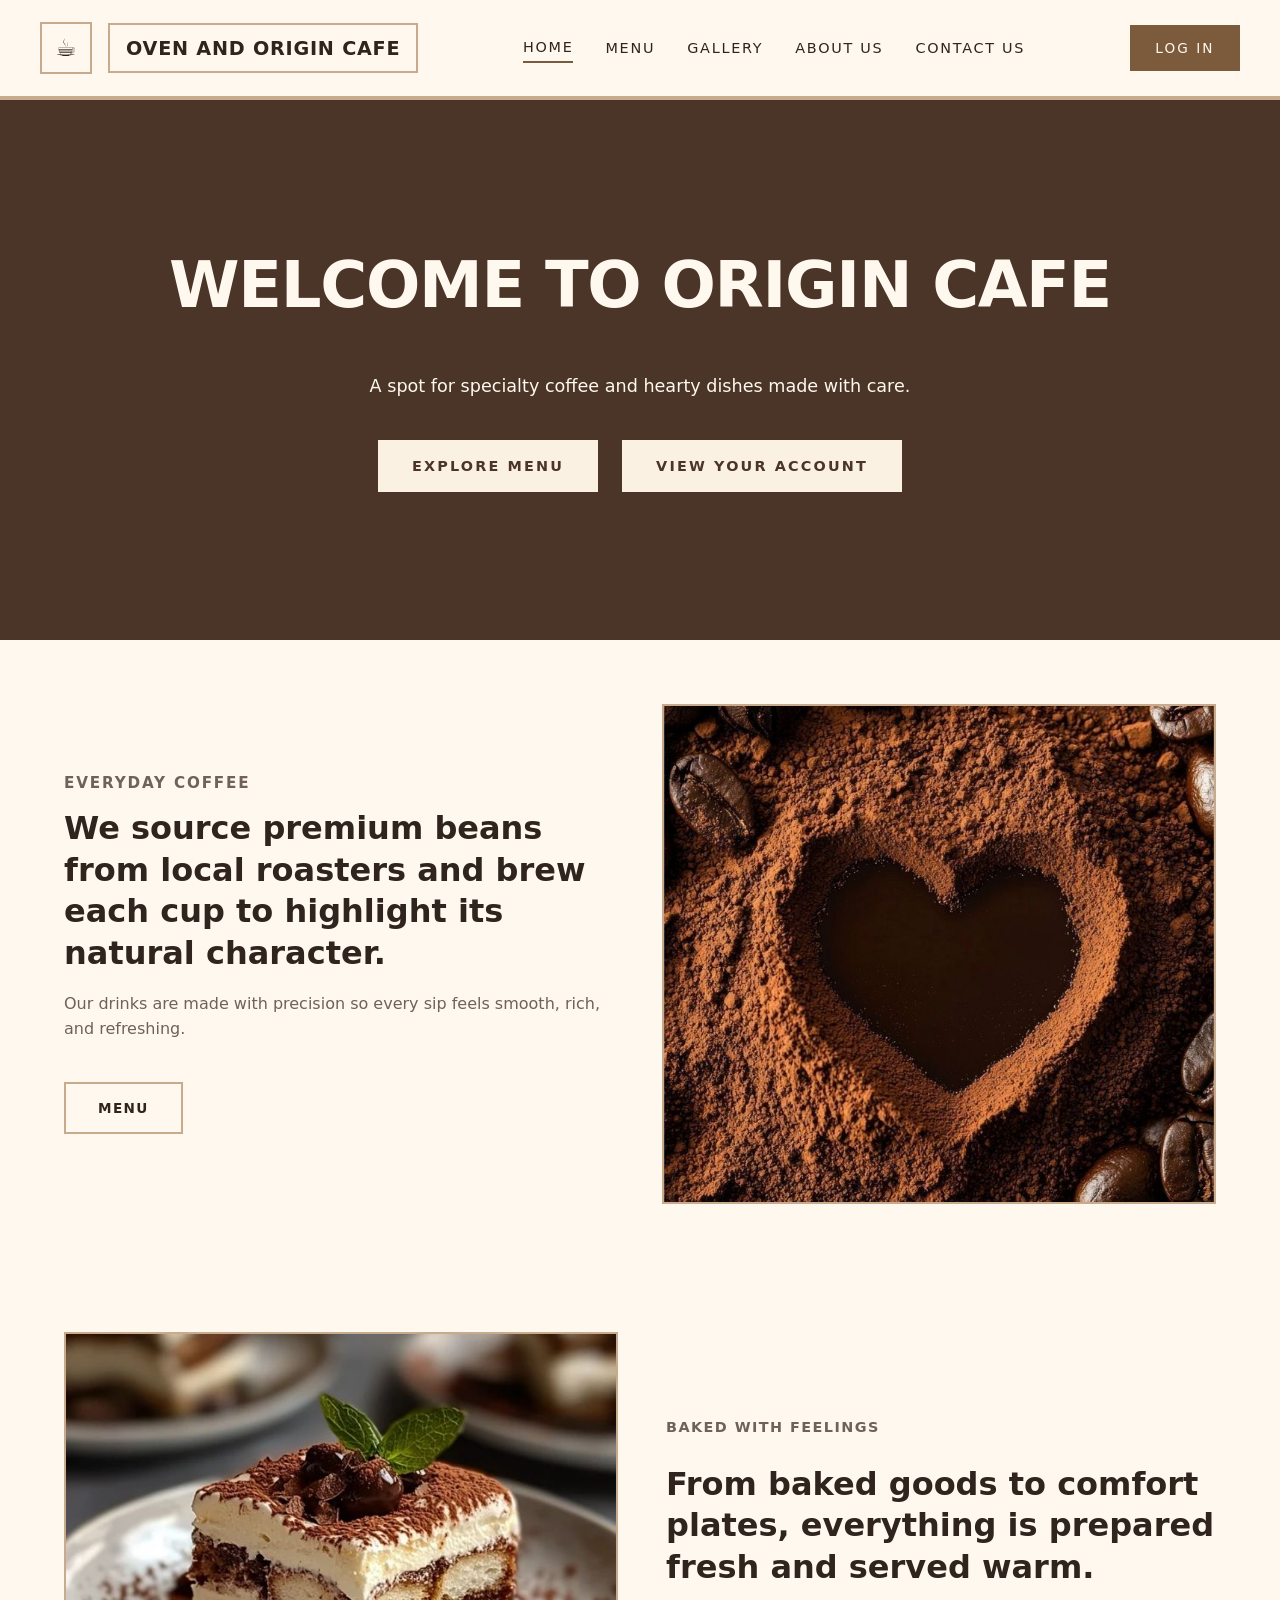
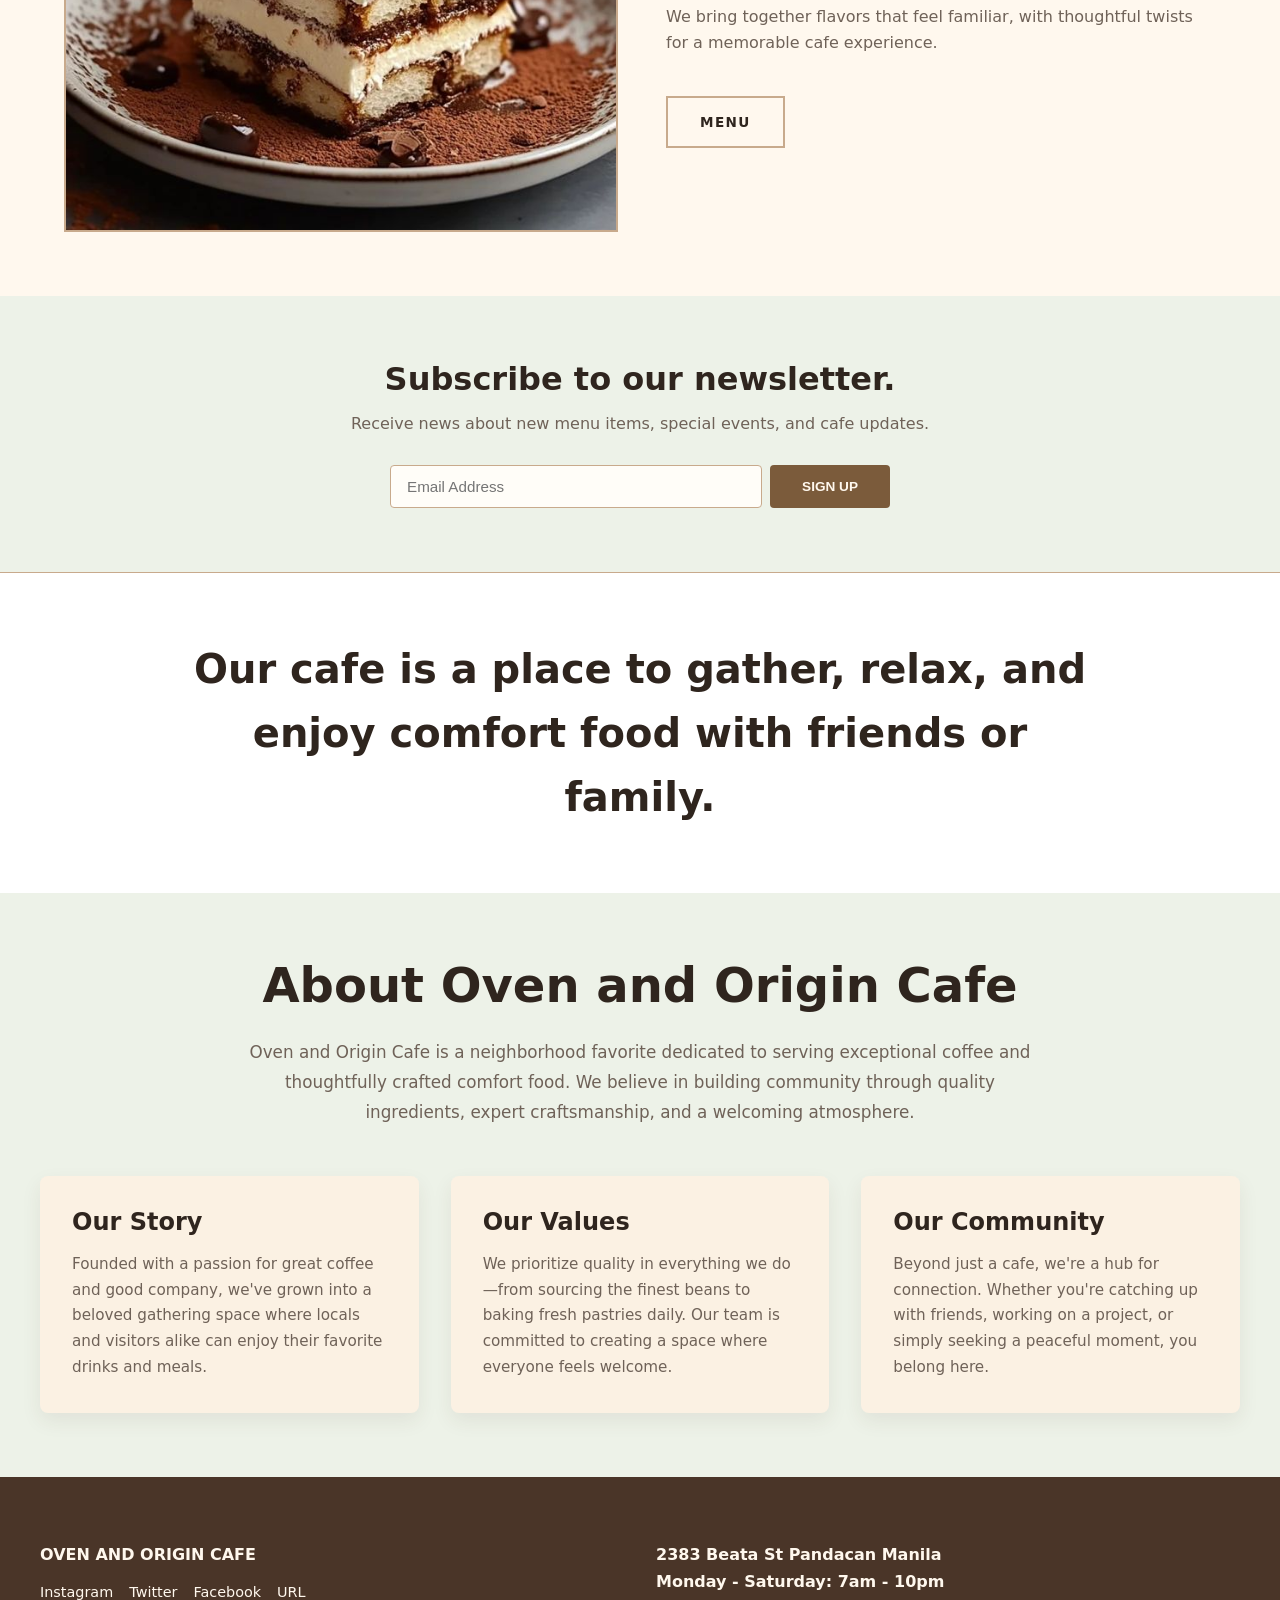
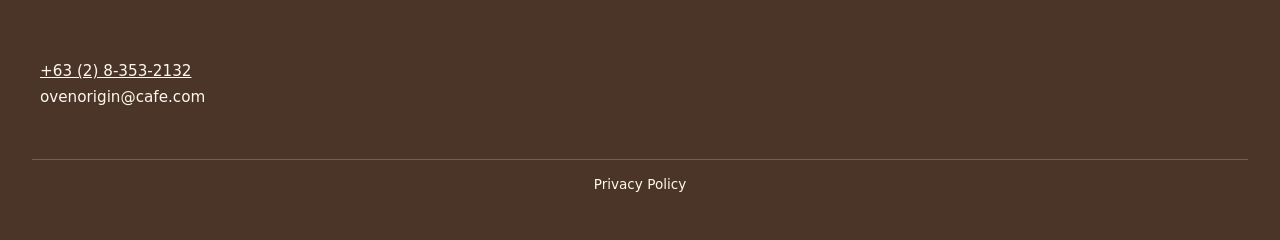
<file: Final Project/index.html>
<!DOCTYPE html>
<html lang="en">
<head>
  <meta charset="UTF-8" />
  <meta name="viewport" content="width=device-width, initial-scale=1.0" />
  <title>Origin Cafe</title>
  <link rel="stylesheet" href="styles.css" />
</head>
<body>
  <div class="page-shell">
    <header class="site-header">
      <div class="brand-wrap">
        <div class="brand-mark"></div>
        <div class="brand-name">OVEN AND ORIGIN CAFE</div>
      </div>
      <nav class="main-nav" aria-label="Primary navigation">
        <a href="index.html" class="nav-link active">Home</a>
        <a href="menu.html" class="nav-link">Menu</a>
        <a href="gallery.html" class="nav-link">Gallery</a>
        <a href="about.html" class="nav-link">About Us</a>
        <a href="contact.html" class="nav-link">Contact Us</a>
      </nav>
      <a href="login.html" class="login-btn">Log In</a>
    </header>

    <main>
      <article>
        <h2>WELCOME TO ORIGIN CAFE</h2>
        <p>A spot for specialty coffee and hearty dishes made with care.</p>
        <div class="hero-actions">
          <a href="menu.html" class="hero-button">Explore Menu</a>
          <a href="user.html" class="hero-button">View Your Account</a>
        </div>
      </article>

      <figure class="featured-section">
        <div class="figure-content">
          <h4>Everyday Coffee</h4>
          <div>
            <h2>We source premium beans from local roasters and brew each cup to highlight its natural character.</h2>
            <p>Our drinks are made with precision so every sip feels smooth, rich, and refreshing.</p>
          </div>
          <a href="menu.html" class="figure-link">Menu</a>
        </div>
        <img src="download (1).jpg" alt="Premium coffee" class="figure-image">
      </figure>

      <figure class="featured-section featured-section--alt">
        <img src="Nutella Tiramisu.jpg" alt="Baked goods" class="figure-image">
        <div class="figure-content">
          <p>Baked with feelings</p>
          <div>
            <h2>From baked goods to comfort plates, everything is prepared fresh and served warm.</h2>
            <p>We bring together flavors that feel familiar, with thoughtful twists for a memorable cafe experience.</p>
          </div>
          <a href="pastabread.html" class="figure-link">Menu </a>
        </div>
      </figure>

      <section class="subscribe">
        <div>
          <h2>Subscribe to our newsletter.</h2>
          <p>Receive news about new menu items, special events, and cafe updates.</p>
        </div>
        <div>
          <input type="email" placeholder="Email Address">
          <button>Sign Up</button>
        </div>
      </section>

      <section class="about-hero">
        <h2>Our cafe is a place to gather, relax, and enjoy comfort food with friends or family.</h2>
      </section>

      <section id="about" class="about-section">
        <div class="about-content">
          <h2>About Oven and Origin Cafe</h2>
          <p>Oven and Origin Cafe is a neighborhood favorite dedicated to serving exceptional coffee and thoughtfully crafted comfort food. We believe in building community through quality ingredients, expert craftsmanship, and a welcoming atmosphere.</p>
          
          <div class="about-features">
            <div class="feature">
              <h3>Our Story</h3>
              <p>Founded with a passion for great coffee and good company, we've grown into a beloved gathering space where locals and visitors alike can enjoy their favorite drinks and meals.</p>
            </div>
            <div class="feature">
              <h3>Our Values</h3>
              <p>We prioritize quality in everything we do—from sourcing the finest beans to baking fresh pastries daily. Our team is committed to creating a space where everyone feels welcome.</p>
            </div>
            <div class="feature">
              <h3>Our Community</h3>
              <p>Beyond just a cafe, we're a hub for connection. Whether you're catching up with friends, working on a project, or simply seeking a peaceful moment, you belong here.</p>
            </div>
          </div>
        </div>
      </section>
    <footer>
      <div>
        <div>
          <p>OVEN AND ORIGIN CAFE</p>
          <nav>
            <a href="#instagram">Instagram</a>
            <a href="#twitter">Twitter</a>
            <a href="#facebook">Facebook</a>
            <a href="#url">URL</a>
          </nav>
        </div>
        <p>2383 Beata St Pandacan Manila<br>Monday - Saturday: 7am - 10pm</p>
        <p><a href="tel:+63283532132">+63 (2) 8-353-2132</a><br>ovenorigin@cafe.com</p>
      </div>
      <a href="#privacy">Privacy Policy</a>
    </footer>
  </div>
  <script src="script.js"></script>
</body>
</html>
</file>
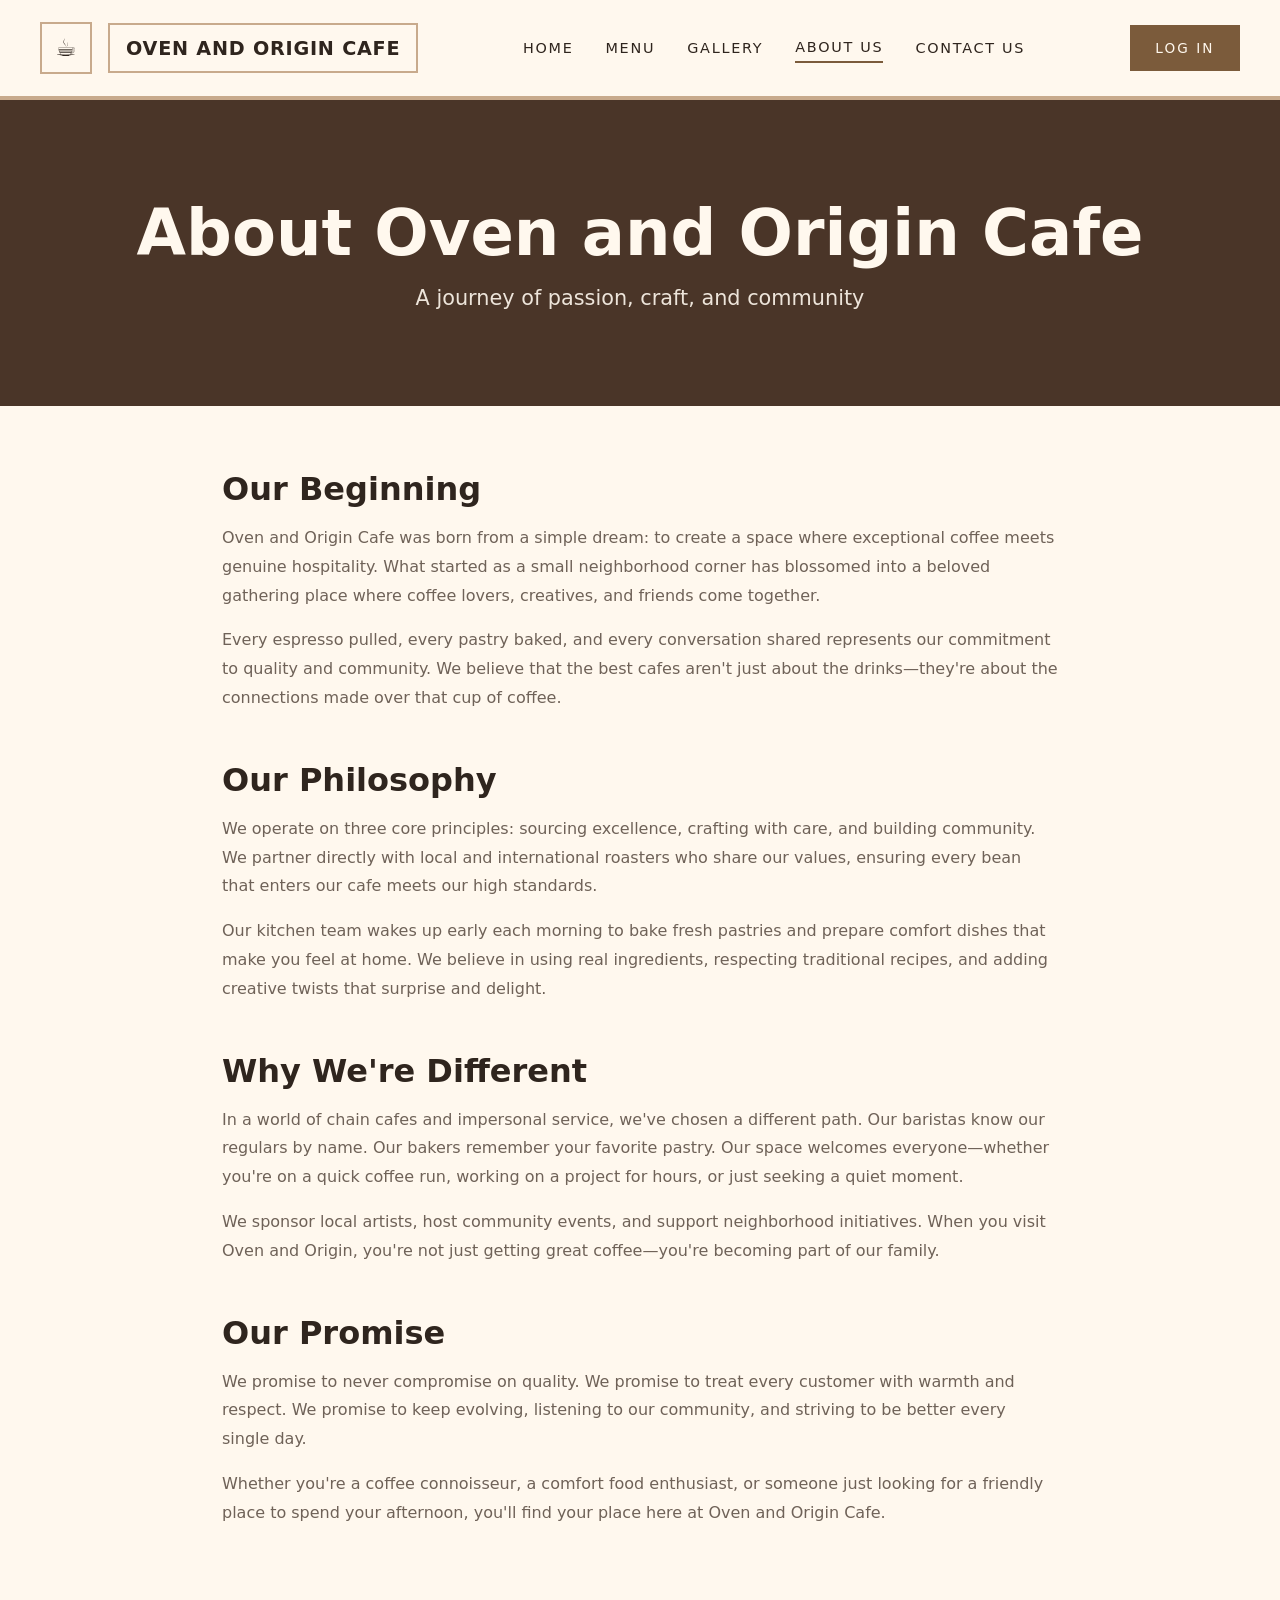
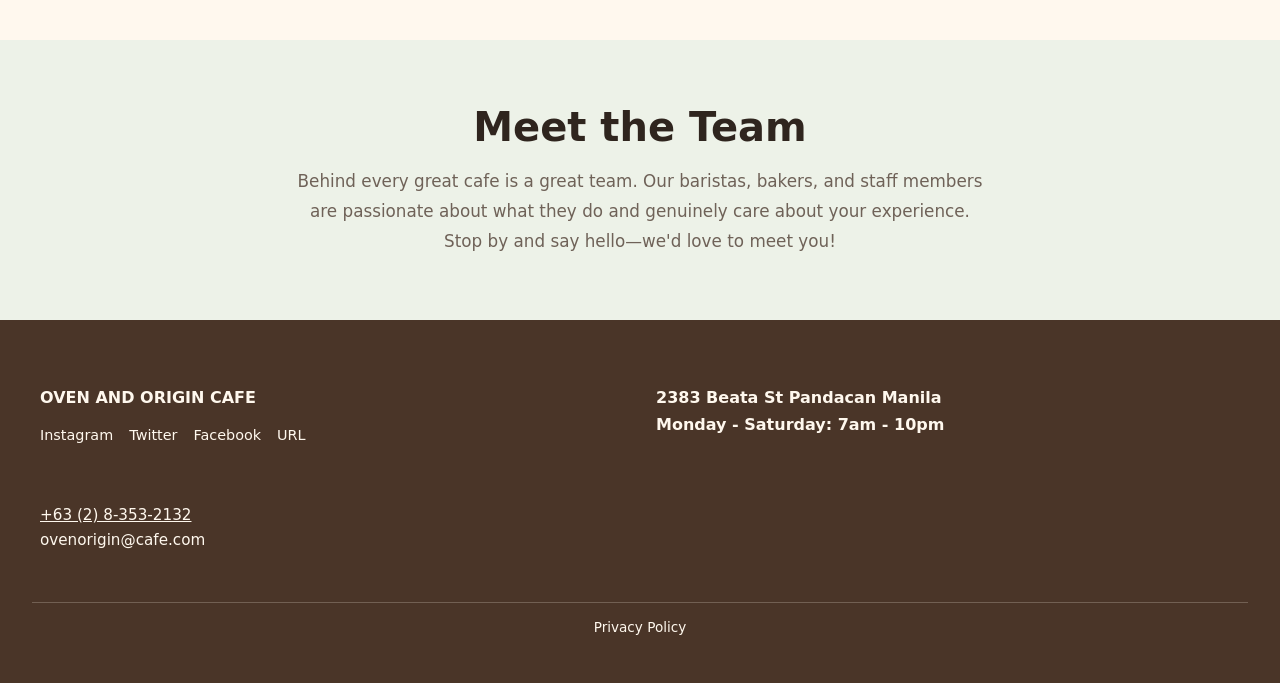
<file: Final Project/about.html>
<!DOCTYPE html>
<html lang="en">
<head>
  <meta charset="UTF-8" />
  <meta name="viewport" content="width=device-width, initial-scale=1.0" />
  <title>About Us - Oven and Origin Cafe</title>
  <link rel="stylesheet" href="styles.css" />
</head>
<body>
  <div class="page-shell">
    <header class="site-header">
      <div class="brand-wrap">
        <div class="brand-mark"></div>
        <div class="brand-name">OVEN AND ORIGIN CAFE</div>
      </div>
      <nav class="main-nav" aria-label="Primary navigation">
        <a href="index.html" class="nav-link">Home</a>
        <a href="menu.html" class="nav-link">Menu</a>
        <a href="gallery.html" class="nav-link">Gallery</a>
        <a href="about.html" class="nav-link active">About Us</a>
        <a href="contact.html" class="nav-link">Contact Us</a>
      </nav>
      <a href="login.html" class="login-btn">Log In</a>
    </header>

    <main>
      <section class="about-page-hero">
        <h1>About Oven and Origin Cafe</h1>
        <p>A journey of passion, craft, and community</p>
      </section>

      <section class="about-page-content">
        <div class="about-text-block">
          <h2>Our Beginning</h2>
          <p>Oven and Origin Cafe was born from a simple dream: to create a space where exceptional coffee meets genuine hospitality. What started as a small neighborhood corner has blossomed into a beloved gathering place where coffee lovers, creatives, and friends come together.</p>
          <p>Every espresso pulled, every pastry baked, and every conversation shared represents our commitment to quality and community. We believe that the best cafes aren't just about the drinks—they're about the connections made over that cup of coffee.</p>
        </div>

        <div class="about-text-block">
          <h2>Our Philosophy</h2>
          <p>We operate on three core principles: sourcing excellence, crafting with care, and building community. We partner directly with local and international roasters who share our values, ensuring every bean that enters our cafe meets our high standards.</p>
          <p>Our kitchen team wakes up early each morning to bake fresh pastries and prepare comfort dishes that make you feel at home. We believe in using real ingredients, respecting traditional recipes, and adding creative twists that surprise and delight.</p>
        </div>

        <div class="about-text-block">
          <h2>Why We're Different</h2>
          <p>In a world of chain cafes and impersonal service, we've chosen a different path. Our baristas know our regulars by name. Our bakers remember your favorite pastry. Our space welcomes everyone—whether you're on a quick coffee run, working on a project for hours, or just seeking a quiet moment.</p>
          <p>We sponsor local artists, host community events, and support neighborhood initiatives. When you visit Oven and Origin, you're not just getting great coffee—you're becoming part of our family.</p>
        </div>

        <div class="about-text-block">
          <h2>Our Promise</h2>
          <p>We promise to never compromise on quality. We promise to treat every customer with warmth and respect. We promise to keep evolving, listening to our community, and striving to be better every single day.</p>
          <p>Whether you're a coffee connoisseur, a comfort food enthusiast, or someone just looking for a friendly place to spend your afternoon, you'll find your place here at Oven and Origin Cafe.</p>
        </div>
      </section>

      <section class="about-team">
        <h2>Meet the Team</h2>
        <p>Behind every great cafe is a great team. Our baristas, bakers, and staff members are passionate about what they do and genuinely care about your experience. Stop by and say hello—we'd love to meet you!</p>
      </section>
    </main>

    <footer>
      <div>
        <div>
          <p>OVEN AND ORIGIN CAFE</p>
          <nav>
            <a href="#instagram">Instagram</a>
            <a href="#twitter">Twitter</a>
            <a href="#facebook">Facebook</a>
            <a href="#url">URL</a>
          </nav>
        </div>
        <p>2383 Beata St Pandacan Manila<br>Monday - Saturday: 7am - 10pm</p>
        <p><a href="tel:+63283532132">+63 (2) 8-353-2132</a><br>ovenorigin@cafe.com</p>
      </div>
      <a href="#privacy">Privacy Policy</a>
    </footer>
  </div>
  <script src="script.js"></script>
</body>
</html>
</file>
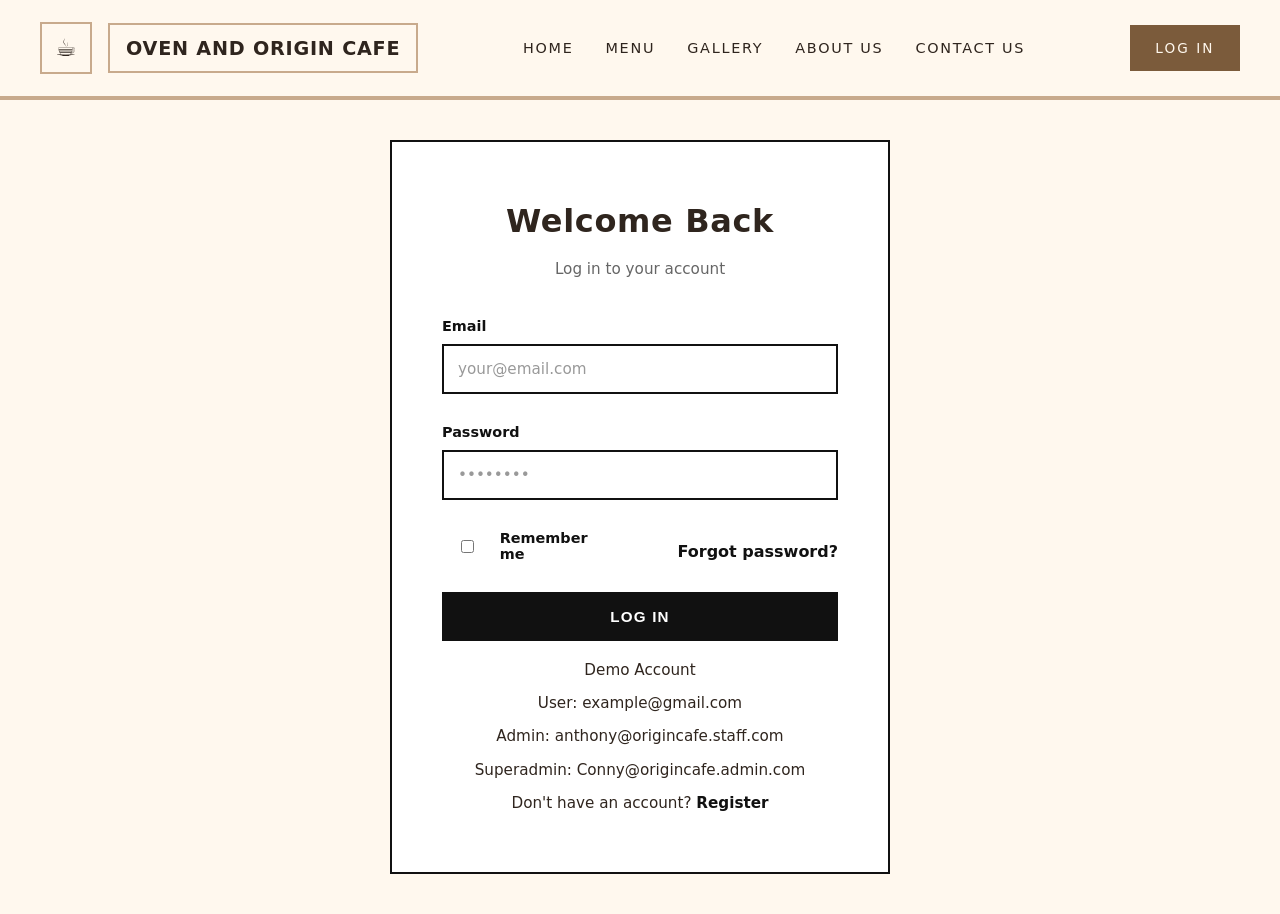
<file: Final Project/admin.html>
<!DOCTYPE html>
<html lang="en">
<head>
  <meta charset="UTF-8" />
  <meta name="viewport" content="width=device-width, initial-scale=1.0" />
  <title>Origin Cafe Super Admin</title>
  <link rel="stylesheet" href="styles.css" />
</head>
<body class="admin-page super-admin-page">
  <div class="admin-shell">
    <header class="admin-header">
      <div class="admin-brand">
        <div class="admin-brand-mark"></div>
        <div class="admin-brand-name">Origin Cafe</div>
      </div>

      <nav class="admin-nav" aria-label="Super admin navigation">
        <a href="#user-management" class="admin-nav-link active" data-admin-tab="user-management">User Management</a>
        <a href="#financial-management" class="admin-nav-link" data-admin-tab="financial-management">Financial Management</a>
        <a href="#admin-tools" class="admin-nav-link" data-admin-tab="admin-tools">Admin Tools</a>
        <a href="#" class="admin-logout" data-logout>Log Out</a>
      </nav>
    </header>

    <main class="admin-main">
      <section id="user-management" class="admin-panel active" data-admin-panel="user-management">
        <div class="admin-title-row">
          <h1 class="admin-title">User Management</h1>
          <button type="button" class="admin-add-btn">+ Add User</button>
        </div>

        <div class="admin-stats">
          <article class="admin-stat">
            <div>
              <p>Total Users</p>
              <strong>1,247</strong>
            </div>
            <span>U</span>
          </article>
          <article class="admin-stat">
            <div>
              <p>Admin Staff</p>
              <strong>8</strong>
            </div>
            <span>A</span>
          </article>
          <article class="admin-stat">
            <div>
              <p>Active Today</p>
              <strong>342</strong>
            </div>
            <span>342</span>
          </article>
        </div>

        <section class="admin-box">
          <h2>All Users</h2>
          <div class="admin-table-wrap">
            <table class="admin-table">
              <thead>
                <tr>
                  <th>Name</th>
                  <th>Email</th>
                  <th>Role</th>
                  <th>Status</th>
                  <th>Actions</th>
                </tr>
              </thead>
              <tbody>
                <tr>
                  <td>John Doe</td>
                  <td>john@example.com</td>
                  <td><span class="table-pill">User</span></td>
                  <td><span class="table-pill">Active</span></td>
                  <td><button type="button" class="icon-btn">Manage</button></td>
                </tr>
                <tr>
                  <td>Jane Smith</td>
                  <td>jane@example.com</td>
                  <td><span class="table-pill">User</span></td>
                  <td><span class="table-pill">Active</span></td>
                  <td><button type="button" class="icon-btn">Manage</button></td>
                </tr>
                <tr>
                  <td>Admin User</td>
                  <td>admin@origincafe.com</td>
                  <td><span class="table-pill">Admin</span></td>
                  <td><span class="table-pill">Active</span></td>
                  <td><button type="button" class="icon-btn">Manage</button></td>
                </tr>
                <tr>
                  <td>Bob Johnson</td>
                  <td>bob@example.com</td>
                  <td><span class="table-pill">User</span></td>
                  <td><span class="table-pill">Inactive</span></td>
                  <td><button type="button" class="icon-btn">Manage</button></td>
                </tr>
              </tbody>
            </table>
          </div>
        </section>
      </section>

      <section id="financial-management" class="admin-panel" data-admin-panel="financial-management">
        <h1 class="admin-title">Financial Management</h1>

        <div class="finance-stats">
          <article class="finance-card">
            <span>₱</span>
            <h2>Total Revenue</h2>
            <strong>₱197,600</strong>
            <p>+12.5% from last quarter</p>
          </article>
          <article class="finance-card">
            <span>EXP</span>
            <h2>Total Expenses</h2>
            <strong>₱135,300</strong>
            <p>Operating costs</p>
          </article>
          <article class="finance-card">
            <span>UP</span>
            <h2>Net Profit</h2>
            <strong>₱62,300</strong>
            <p>31.5% margin</p>
          </article>
          <article class="finance-card">
            <span>DAY</span>
            <h2>Avg. Daily Revenue</h2>
            <strong>₱1,647</strong>
            <p>This month</p>
          </article>
        </div>

        <section class="admin-box">
          <h2>Monthly Breakdown</h2>
          <div class="admin-table-wrap">
            <table class="admin-table">
              <thead>
                <tr>
                  <th>Month</th>
                  <th>Revenue</th>
                  <th>Expenses</th>
                  <th>Profit</th>
                  <th>Margin</th>
                </tr>
              </thead>
              <tbody>
                <tr>
                  <td>January</td>
                  <td>₱45,200</td>
                  <td>₱32,100</td>
                  <td><span class="table-badge">₱13,100</span></td>
                  <td>29.0%</td>
                </tr>
                <tr>
                  <td>February</td>
                  <td>₱48,500</td>
                  <td>₱33,200</td>
                  <td><span class="table-badge">₱15,300</span></td>
                  <td>31.5%</td>
                </tr>
                <tr>
                  <td>March</td>
                  <td>₱52,100</td>
                  <td>₱34,800</td>
                  <td><span class="table-badge">₱17,300</span></td>
                  <td>33.2%</td>
                </tr>
                <tr>
                  <td>April</td>
                  <td>₱51,800</td>
                  <td>₱35,200</td>
                  <td><span class="table-badge">₱16,600</span></td>
                  <td>32.0%</td>
                </tr>
              </tbody>
            </table>
          </div>
        </section>

        <div class="finance-breakdown-grid">
          <section class="admin-box">
            <h2>Revenue Sources</h2>
            <div class="breakdown-row">
              <span>Coffee Sales</span>
              <strong>62%</strong>
            </div>
            <div class="breakdown-row">
              <span>Milk Tea Sales</span>
              <strong>23%</strong>
            </div>
            <div class="breakdown-row">
              <span>Food Items</span>
              <strong>15%</strong>
            </div>
          </section>

          <section class="admin-box">
            <h2>Top Expenses</h2>
            <div class="breakdown-row">
              <span>Inventory & Supplies</span>
              <strong>45%</strong>
            </div>
            <div class="breakdown-row">
              <span>Staff Salaries</span>
              <strong>35%</strong>
            </div>
            <div class="breakdown-row">
              <span>Rent & Utilities</span>
              <strong>20%</strong>
            </div>
          </section>
        </div>
      </section>

      <section id="admin-tools" class="admin-panel" data-admin-panel="admin-tools">
        <h1 class="admin-title">Admin Tools</h1>

        <div class="tool-grid">
          <article class="tool-card">
            <span>SET</span>
            <h2>System Settings</h2>
            <p>Configure global system preferences and options</p>
            <button type="button">Configure</button>
          </article>
          <article class="tool-card">
            <span>DB</span>
            <h2>Database Management</h2>
            <p>Backup, restore, and optimize database</p>
            <button type="button">Manage</button>
          </article>
          <article class="tool-card">
            <span>BELL</span>
            <h2>Notifications</h2>
            <p>Configure system alerts and notifications</p>
            <button type="button">Setup</button>
          </article>
          <article class="tool-card">
            <span>SEC</span>
            <h2>Security Settings</h2>
            <p>Manage security policies and permissions</p>
            <button type="button">Configure</button>
          </article>
          <article class="tool-card">
            <span>OUT</span>
            <h2>Export Data</h2>
            <p>Export reports and data in various formats</p>
            <button type="button">Export</button>
          </article>
          <article class="tool-card">
            <span>IN</span>
            <h2>Import Data</h2>
            <p>Import bulk data from external sources</p>
            <button type="button">Import</button>
          </article>
        </div>

        <section class="system-status">
          <h2>System Status</h2>
          <div class="system-status-grid">
            <div>
              <p>Server Status</p>
              <strong>Online</strong>
            </div>
            <div>
              <p>Database Status</p>
              <strong>Connected</strong>
            </div>
            <div>
              <p>Last Backup</p>
              <strong>2 hours ago</strong>
            </div>
          </div>
        </section>
      </section>
    </main>
  </div>
  <script src="script.js"></script>
</body>
</html>
</file>
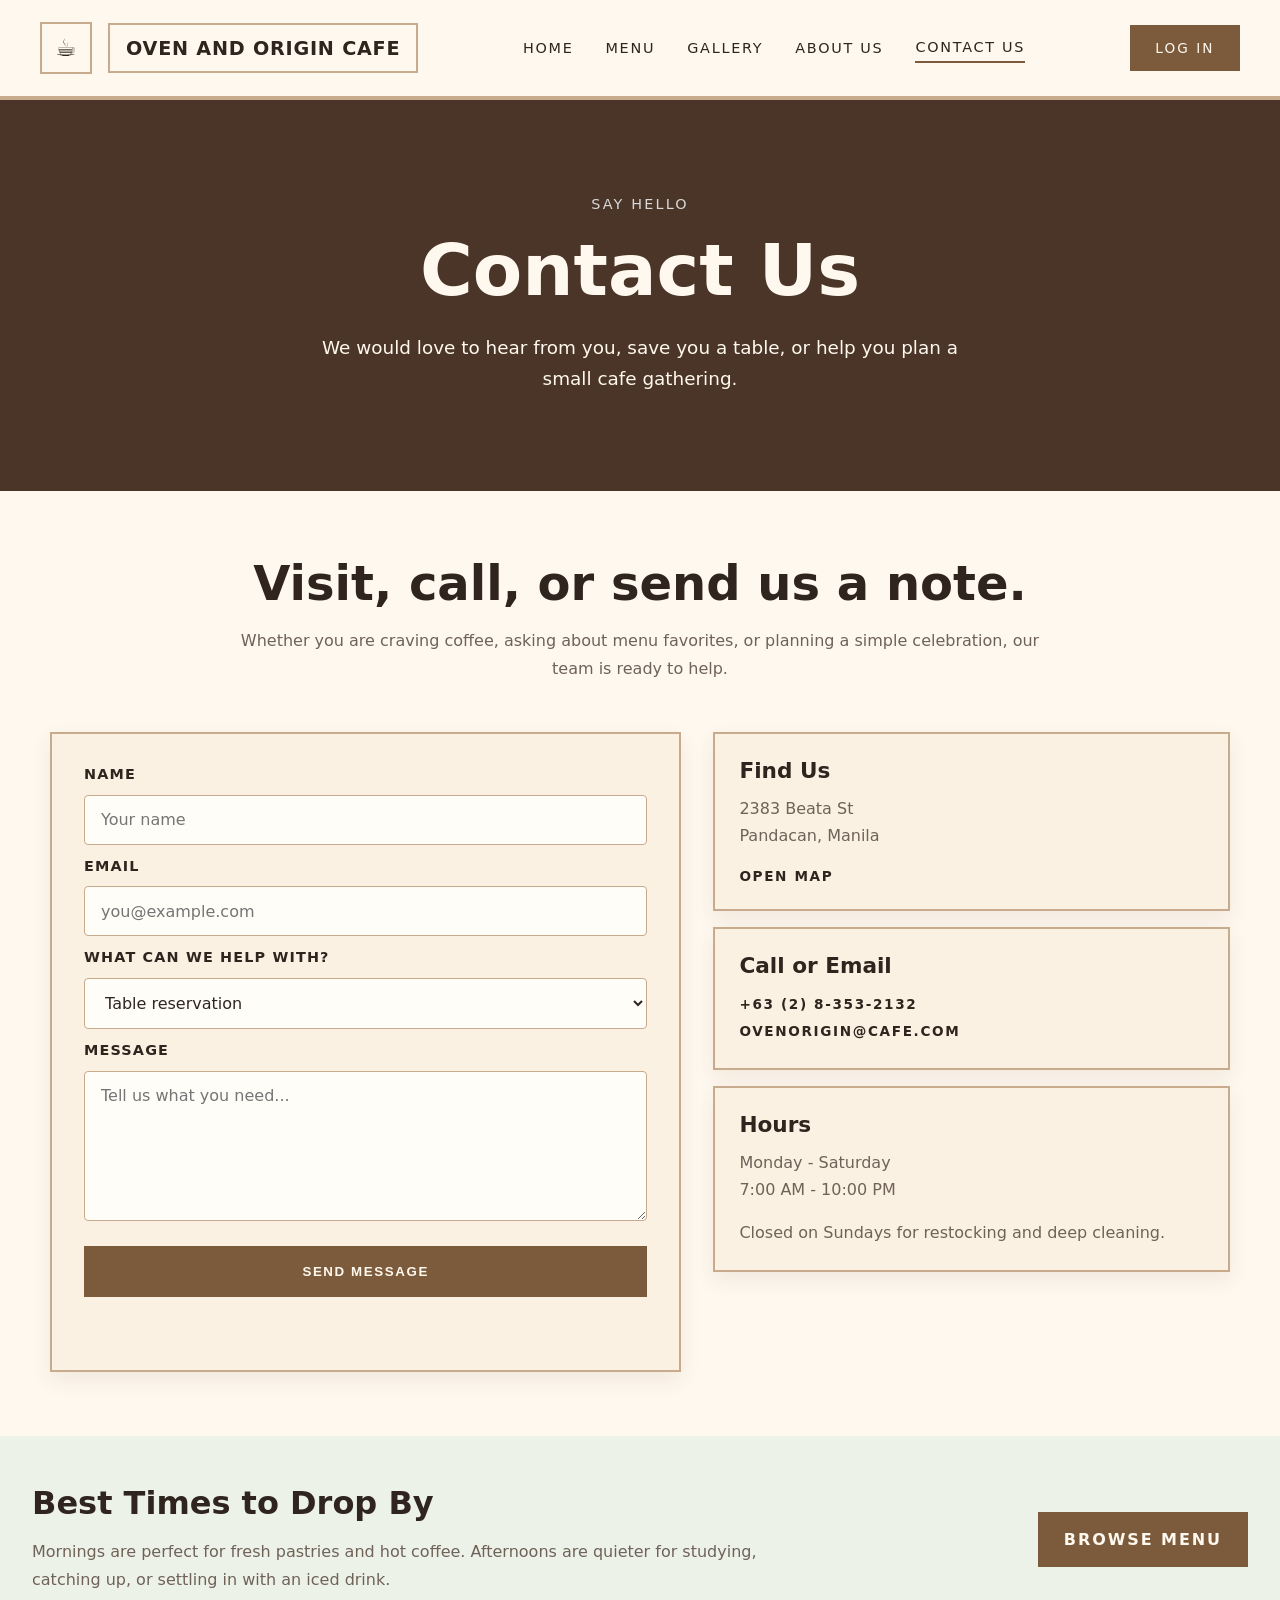
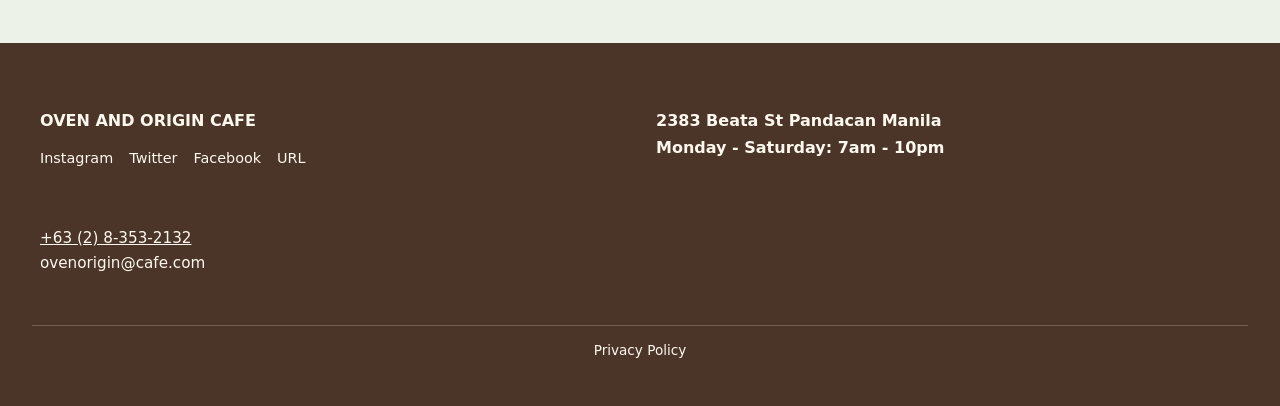
<file: Final Project/contact.html>
<!DOCTYPE html>
<html lang="en">
<head>
  <meta charset="UTF-8" />
  <meta name="viewport" content="width=device-width, initial-scale=1.0" />
  <title>Contact Us - Oven and Origin Cafe</title>
  <link rel="stylesheet" href="styles.css" />
</head>
<body>
  <div class="page-shell">
    <header class="site-header">
      <div class="brand-wrap">
        <div class="brand-mark"></div>
        <div class="brand-name">OVEN AND ORIGIN CAFE</div>
      </div>
      <nav class="main-nav" aria-label="Primary navigation">
        <a href="index.html" class="nav-link">Home</a>
        <a href="menu.html" class="nav-link">Menu</a>
        <a href="gallery.html" class="nav-link">Gallery</a>
        <a href="about.html" class="nav-link">About Us</a>
        <a href="contact.html" class="nav-link active">Contact Us</a>
      </nav>
      <a href="login.html" class="login-btn">Log In</a>
    </header>

    <main>
      <section class="contact-hero">
        <div>
          <p>Say hello</p>
          <h1>Contact Us</h1>
          <span>We would love to hear from you, save you a table, or help you plan a small cafe gathering.</span>
        </div>
      </section>

      <section class="contact-section" aria-labelledby="contact-heading">
        <div class="contact-intro">
          <h2 id="contact-heading">Visit, call, or send us a note.</h2>
          <p>Whether you are craving coffee, asking about menu favorites, or planning a simple celebration, our team is ready to help.</p>
        </div>

        <div class="contact-layout">
          <form class="contact-form" action="#" method="post">
            <label for="name">Name</label>
            <input type="text" id="name" name="name" placeholder="Your name" required>

            <label for="email">Email</label>
            <input type="email" id="email" name="email" placeholder="you@example.com" required>

            <label for="topic">What can we help with?</label>
            <select id="topic" name="topic">
              <option>Table reservation</option>
              <option>Menu question</option>
              <option>Event inquiry</option>
              <option>Feedback</option>
            </select>

            <label for="message">Message</label>
            <textarea id="message" name="message" rows="6" placeholder="Tell us what you need..." required></textarea>

            <button type="submit">Send Message</button>
            <p class="form-note" aria-live="polite"></p>
          </form>

          <aside class="contact-details" aria-label="Cafe contact details">
            <div class="contact-card">
              <h3>Find Us</h3>
              <p>2383 Beata St<br>Pandacan, Manila</p>
              <a href="https://www.google.com/maps/search/?api=1&query=2383+Beata+St+Pandacan+Manila" target="_blank" rel="noopener">Open Map</a>
            </div>

            <div class="contact-card">
              <h3>Call or Email</h3>
              <p><a href="tel:+63283532132">+63 (2) 8-353-2132</a><br><a href="mailto:ovenorigin@cafe.com">ovenorigin@cafe.com</a></p>
            </div>

            <div class="contact-card">
              <h3>Hours</h3>
              <p>Monday - Saturday<br>7:00 AM - 10:00 PM</p>
              <p>Closed on Sundays for restocking and deep cleaning.</p>
            </div>
          </aside>
        </div>
      </section>

      <section class="visit-notes">
        <div>
          <h2>Best Times to Drop By</h2>
          <p>Mornings are perfect for fresh pastries and hot coffee. Afternoons are quieter for studying, catching up, or settling in with an iced drink.</p>
        </div>
        <a href="menu.html">Browse Menu</a>
      </section>
    </main>

    <footer>
      <div>
        <div>
          <p>OVEN AND ORIGIN CAFE</p>
          <nav>
            <a href="#instagram">Instagram</a>
            <a href="#twitter">Twitter</a>
            <a href="#facebook">Facebook</a>
            <a href="#url">URL</a>
          </nav>
        </div>
        <p>2383 Beata St Pandacan Manila<br>Monday - Saturday: 7am - 10pm</p>
        <p><a href="tel:+63283532132">+63 (2) 8-353-2132</a><br>ovenorigin@cafe.com</p>
      </div>
      <a href="#privacy">Privacy Policy</a>
    </footer>
  </div>
  <script src="script.js"></script>
</body>
</html>
</file>
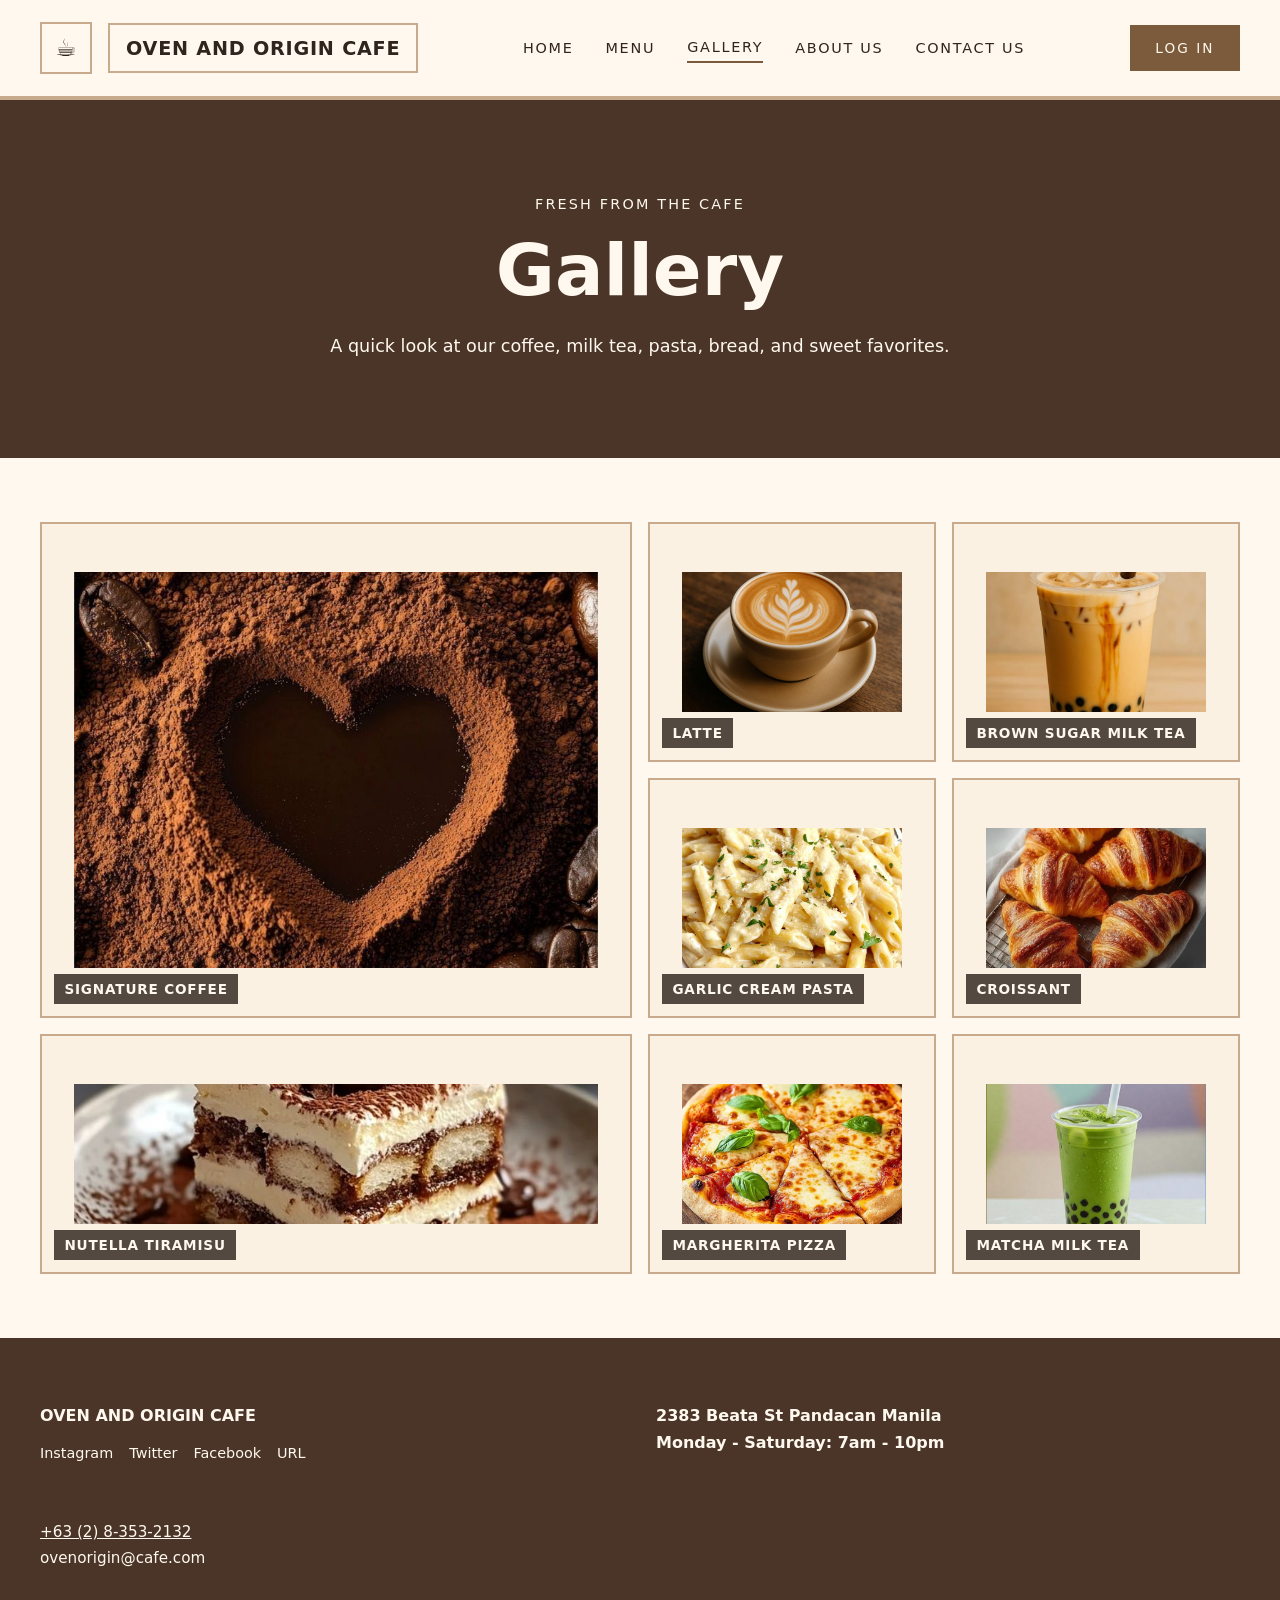
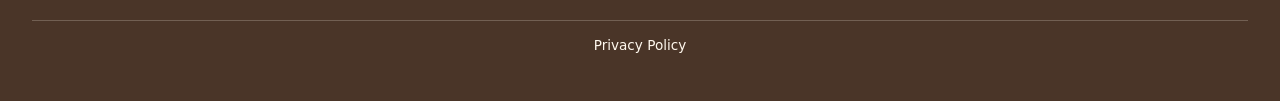
<file: Final Project/gallery.html>
<!DOCTYPE html>
<html lang="en">
<head>
  <meta charset="UTF-8" />
  <meta name="viewport" content="width=device-width, initial-scale=1.0" />
  <title>Gallery - Oven and Origin Cafe</title>
  <link rel="stylesheet" href="styles.css" />
</head>
<body>
  <div class="page-shell">
    <header class="site-header">
      <div class="brand-wrap">
        <div class="brand-mark"></div>
        <div class="brand-name">OVEN AND ORIGIN CAFE</div>
      </div>
      <nav class="main-nav" aria-label="Primary navigation">
        <a href="index.html" class="nav-link">Home</a>
        <a href="menu.html" class="nav-link">Menu</a>
        <a href="gallery.html" class="nav-link active">Gallery</a>
        <a href="about.html" class="nav-link">About Us</a>
        <a href="contact.html" class="nav-link">Contact Us</a>
      </nav>
      <a href="login.html" class="login-btn">Log In</a>
    </header>

    <main>
      <section class="gallery-hero">
        <p>Fresh from the cafe</p>
        <h1>Gallery</h1>
        <span>A quick look at our coffee, milk tea, pasta, bread, and sweet favorites.</span>
      </section>

      <section class="gallery-section" aria-label="Cafe food and drinks gallery">
        <div class="gallery-grid">
          <figure class="gallery-item gallery-item--large">
            <img src="download (1).jpg" alt="Freshly brewed coffee">
            <figcaption>Signature coffee</figcaption>
          </figure>
          <figure class="gallery-item">
            <img src="Latte.jpg" alt="Latte">
            <figcaption>Latte</figcaption>
          </figure>
          <figure class="gallery-item">
            <img src="Brown Sugar Milk Tea.jpg" alt="Brown sugar milk tea">
            <figcaption>Brown sugar milk tea</figcaption>
          </figure>
          <figure class="gallery-item">
            <img src="Garlic Cream Pasta.jpg" alt="Garlic cream pasta">
            <figcaption>Garlic cream pasta</figcaption>
          </figure>
          <figure class="gallery-item">
            <img src="Croissant.jpg" alt="Croissant">
            <figcaption>Croissant</figcaption>
          </figure>
          <figure class="gallery-item gallery-item--wide">
            <img src="Nutella Tiramisu.jpg" alt="Nutella tiramisu">
            <figcaption>Nutella tiramisu</figcaption>
          </figure>
          <figure class="gallery-item">
            <img src="Margherita Pizza.jpg" alt="Margherita pizza">
            <figcaption>Margherita pizza</figcaption>
          </figure>
          <figure class="gallery-item">
            <img src="Matcha Milk Tea.jpg" alt="Matcha milk tea">
            <figcaption>Matcha milk tea</figcaption>
          </figure>
        </div>
      </section>
    </main>

    <footer>
      <div>
        <div>
          <p>OVEN AND ORIGIN CAFE</p>
          <nav>
            <a href="#instagram">Instagram</a>
            <a href="#twitter">Twitter</a>
            <a href="#facebook">Facebook</a>
            <a href="#url">URL</a>
          </nav>
        </div>
        <p>2383 Beata St Pandacan Manila<br>Monday - Saturday: 7am - 10pm</p>
        <p><a href="tel:+63283532132">+63 (2) 8-353-2132</a><br>ovenorigin@cafe.com</p>
      </div>
      <a href="#privacy">Privacy Policy</a>
    </footer>
  </div>
  <script src="script.js"></script>
</body>
</html>
</file>
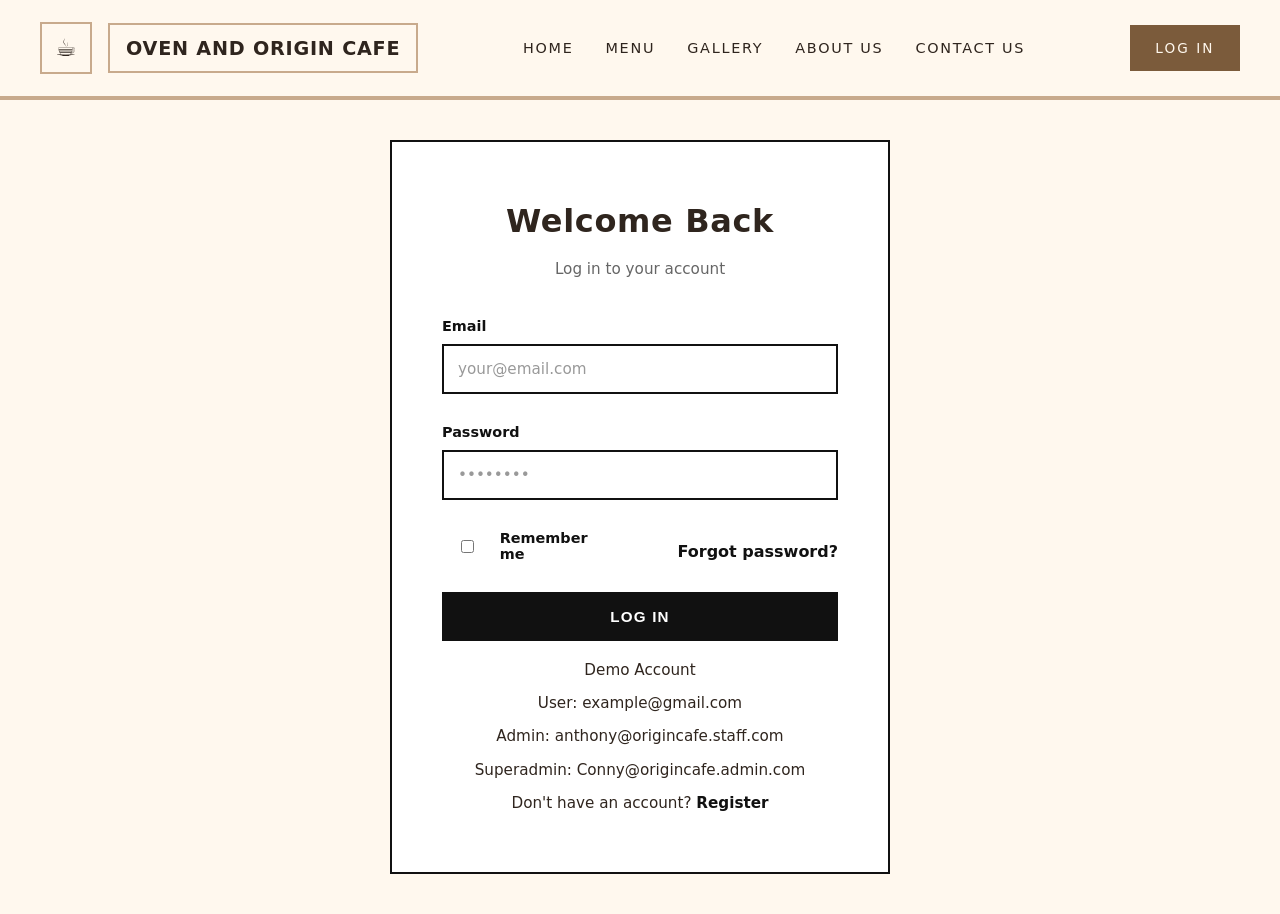
<file: Final Project/login.html>
<!DOCTYPE html>
<html lang="en">
<head>
  <meta charset="UTF-8" />
  <meta name="viewport" content="width=device-width, initial-scale=1.0" />
  <title>Login - Origin Cafe</title>
  <link rel="stylesheet" href="styles.css" />
  <link rel="stylesheet" href="login.css" />
 
</head>
<body>
  <div class="page-shell">
    <header class="site-header">
      <div class="brand-wrap">
        <div class="brand-mark"></div>
        <div class="brand-name">OVEN AND ORIGIN CAFE</div>
      </div>
      <nav class="main-nav" aria-label="Primary navigation">
        <a href="index.html" class="nav-link">Home</a>
        <a href="menu.html" class="nav-link">Menu</a>
        <a href="gallery.html" class="nav-link">Gallery</a>
        <a href="about.html" class="nav-link">About Us</a>
        <a href="contact.html" class="nav-link">Contact Us</a>
      </nav>
      <a href="login.html" class="login-btn active">LOG IN</a>
    </header>
 
    <main>
      <div class="login-container">
        <div class="login-form-wrapper" id="loginFormWrapper">
          <h1>Welcome Back</h1>
          <p class="login-subtitle">Log in to your account</p>

          <form id="loginForm">
            <div class="form-group">
              <label for="email">Email</label>
              <input
                type="email"
                id="email"
                name="email"
                placeholder="your@email.com"
                required
              />
            </div>

            <div class="form-group">
              <label for="password">Password</label>
              <input
                type="password"
                id="password"
                name="password"
                placeholder="••••••••"
                required
              />
            </div>

            <div class="form-group login-extra">
              <label class="remember-label">
                <input type="checkbox" id="rememberMe" name="rememberMe" /> Remember me
              </label>
              <a href="#" id="forgotPasswordLink" class="forgot-password-link">Forgot password?</a>
            </div>

            <button type="submit" class="login-button">LOG IN</button>
          </form>

          <div id="forgotPasswordPanel" class="forgot-password-panel" style="display: none;">
            <h2>Reset Password</h2>
            <p>Enter your email and a new password to reset your account.</p>
            <form id="forgotPasswordForm">
              <div class="form-group">
                <label for="resetEmail">Email</label>
                <input
                  type="email"
                  id="resetEmail"
                  name="resetEmail"
                  placeholder="your@email.com"
                  required
                />
              </div>
              <div class="form-group">
                <label for="resetPassword">New Password</label>
                <input
                  type="password"
                  id="resetPassword"
                  name="resetPassword"
                  placeholder="••••••••"
                  required
                />
              </div>
              <div class="form-group">
                <label for="resetConfirmPassword">Confirm Password</label>
                <input
                  type="password"
                  id="resetConfirmPassword"
                  name="resetConfirmPassword"
                  placeholder="••••••••"
                  required
                />
              </div>
              <div class="form-group forgot-actions">
                <button type="submit" class="login-button">Reset Password</button>
                <button type="button" class="secondary-button" id="cancelForgotPassword">Cancel</button>
              </div>
              <p class="forgot-note">Remembered your password? <a href="#" id="backToLogin">Back to login</a></p>
            </form>
          </div>

          <div class="form-toggle">
            <p>Demo Account</p>
            <p>User: example@gmail.com</p>
            <p>Admin: anthony@origincafe.staff.com</p>
            <p>Superadmin: Conny@origincafe.admin.com</p>
            Don't have an account? <a href="#" onclick="toggleForms(event)">Register</a>
          </div>
        </div>

        <div class="login-form-wrapper" id="registerFormWrapper" style="display: none;">
          <h1>Create Account</h1>
          <p class="login-subtitle">Sign up for a new account</p>

          <form id="registerForm">
            <div class="form-group">
              <label for="regName">Full Name</label>
              <input
                type="text"
                id="regName"
                name="name"
                required
              />
            </div>

            <div class="form-group">
              <label for="regEmail">Email</label>
              <input
                type="email"
                id="regEmail"
                name="email"
                placeholder="your@email.com"
                required
              />
            </div>

            <div class="form-group">
              <label for="regPassword">Password</label>
              <input
                type="password"
                id="regPassword"
                name="password"
                placeholder="••••••••"
                required
              />
            </div>

            <div class="form-group">
              <label for="regConfirmPassword">Confirm Password</label>
              <input
                type="password"
                id="regConfirmPassword"
                name="confirmPassword"
                placeholder="••••••••"
                required
              />
            </div>

            <button type="submit" class="login-button">REGISTER</button>
          </form>

          <div class="form-toggle">
            Already have an account? <a href="#" onclick="toggleForms(event)">Login</a>
          </div>
        </div>
      </div>
    </main>
  </div>
  <script src="login.js"></script>
</body>
</html>
</file>
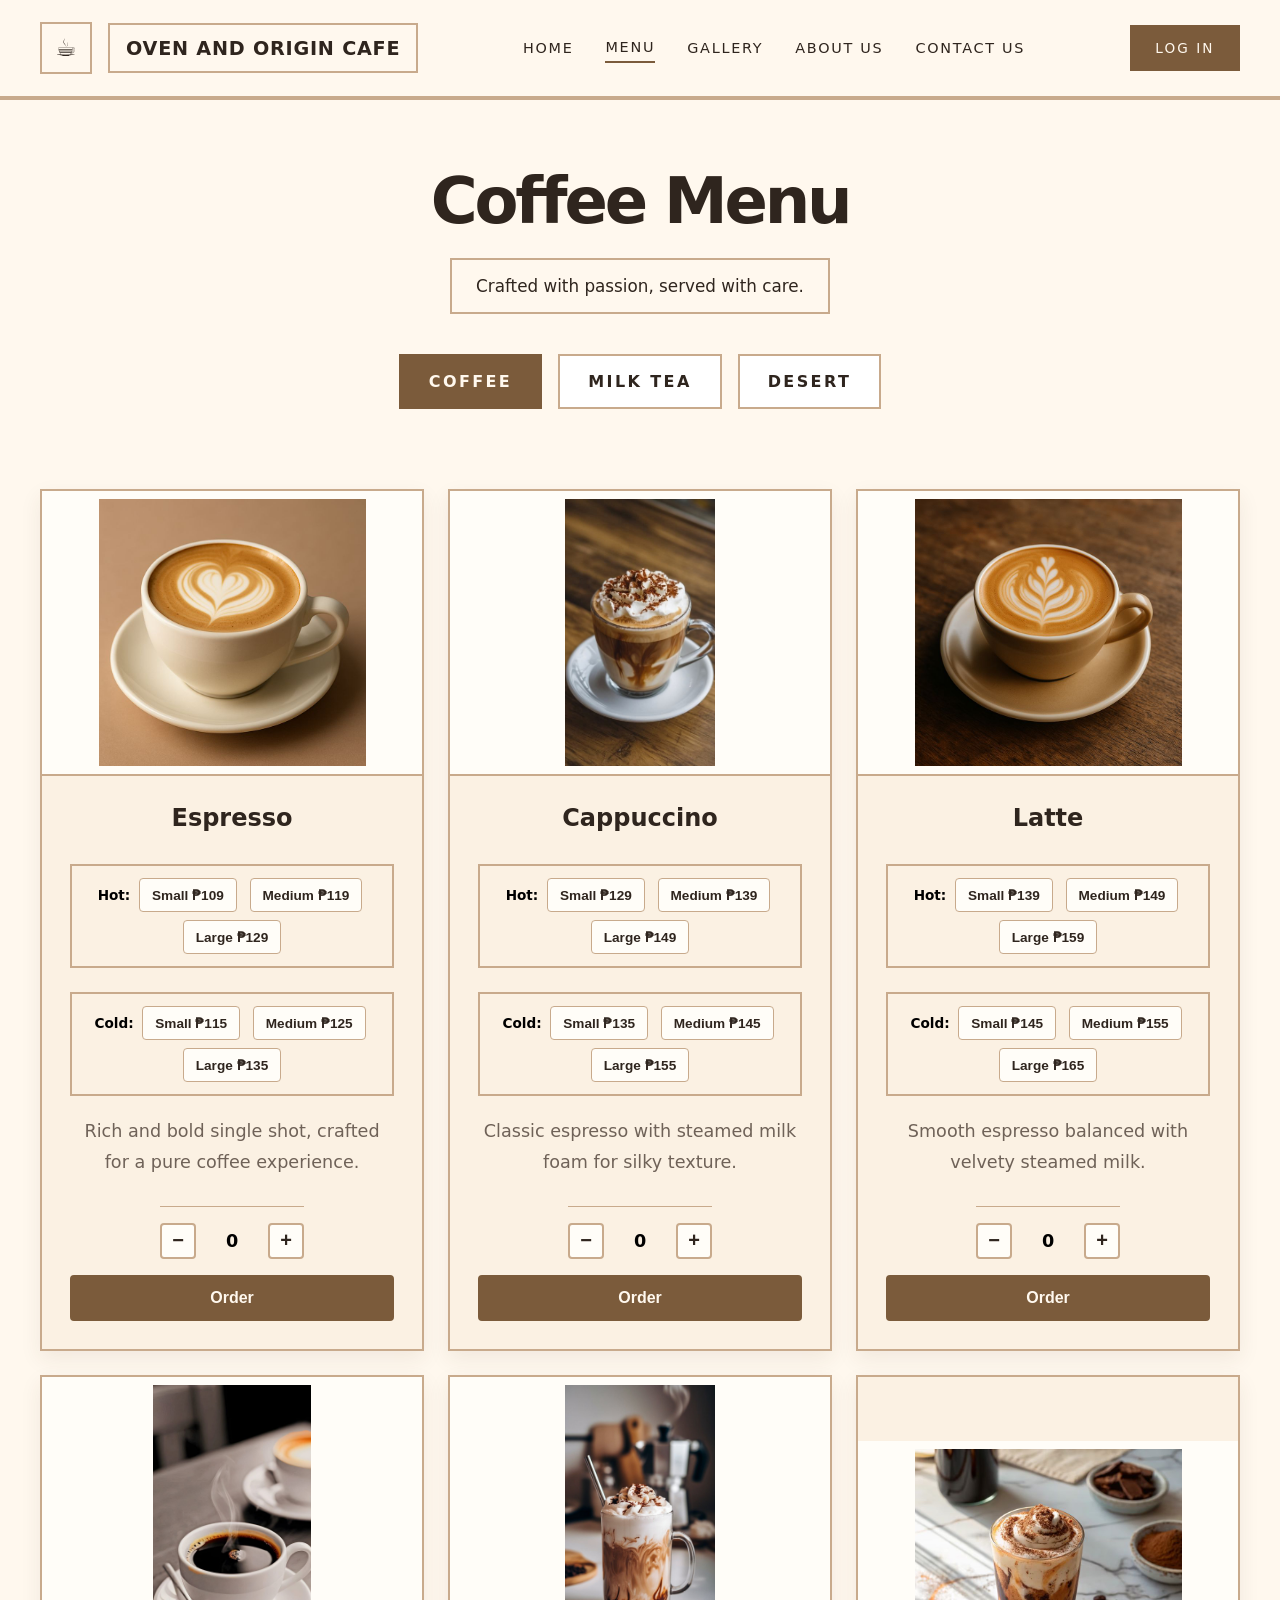
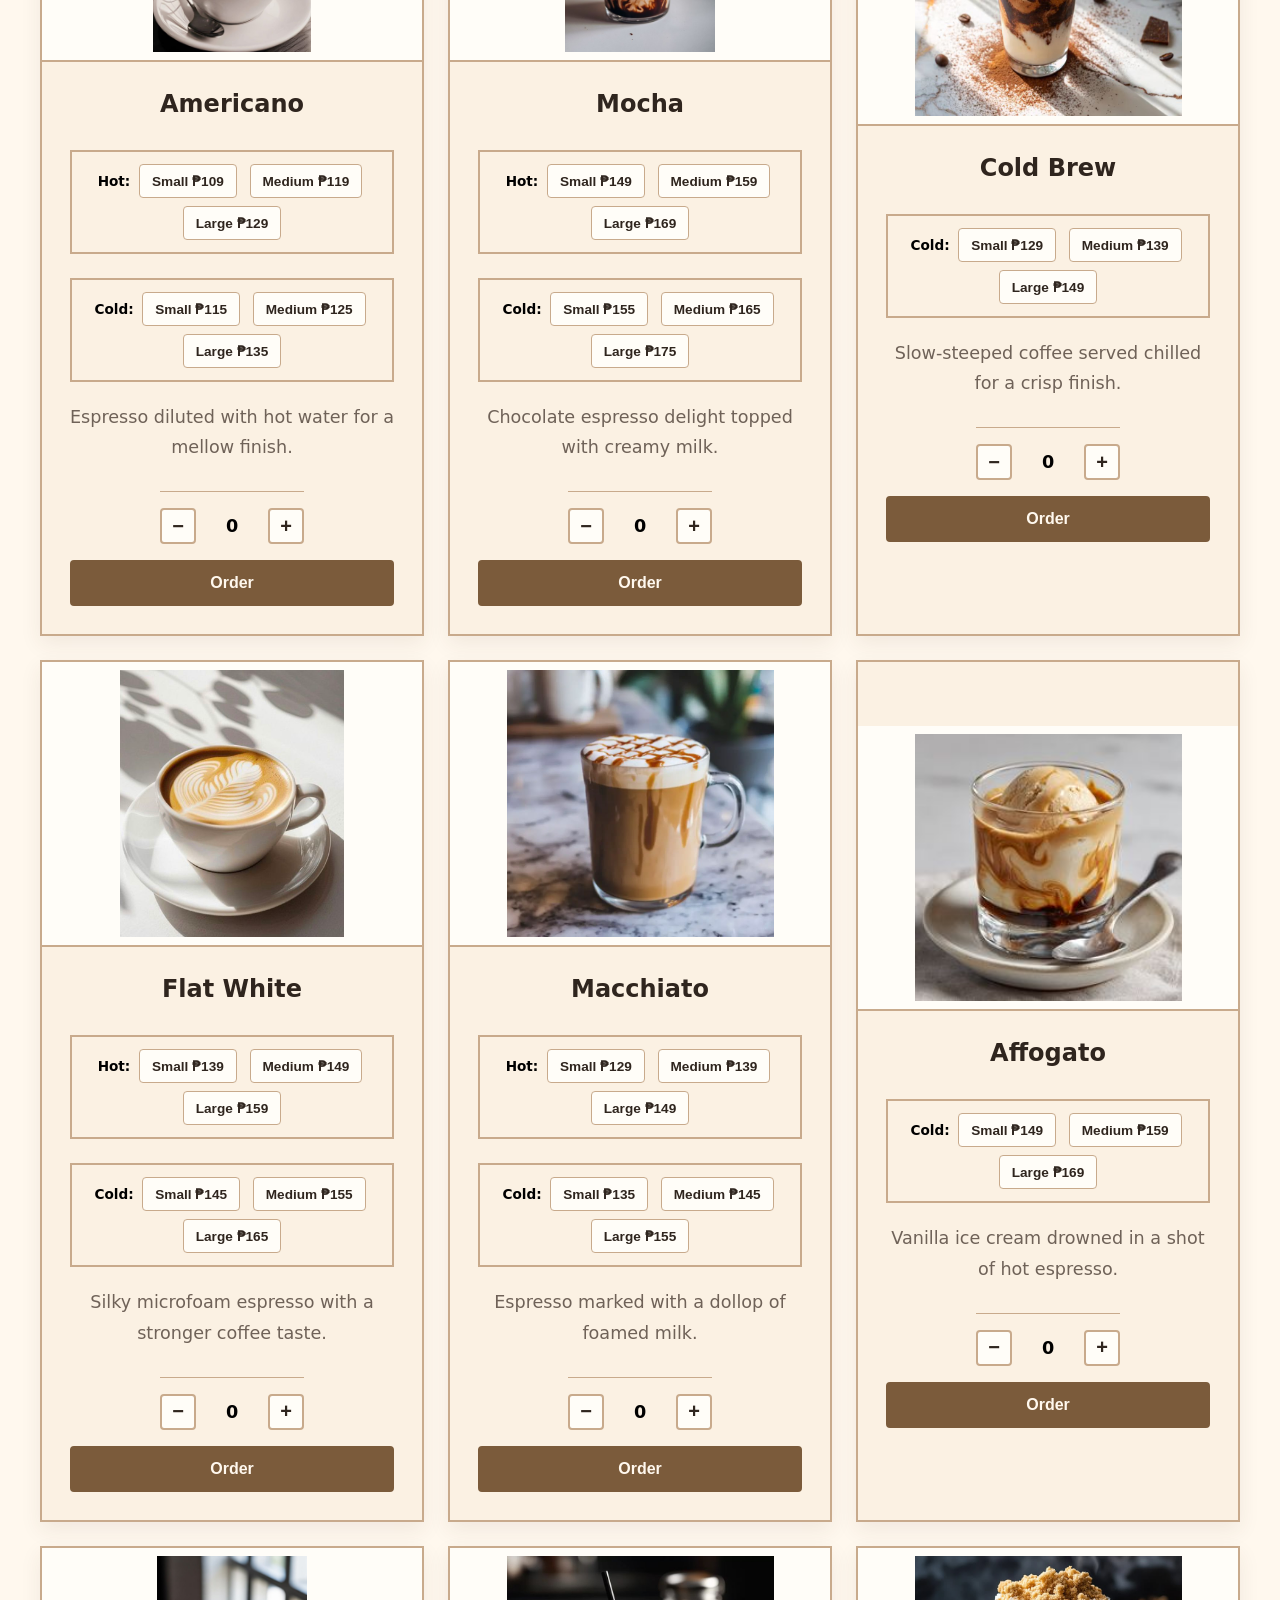
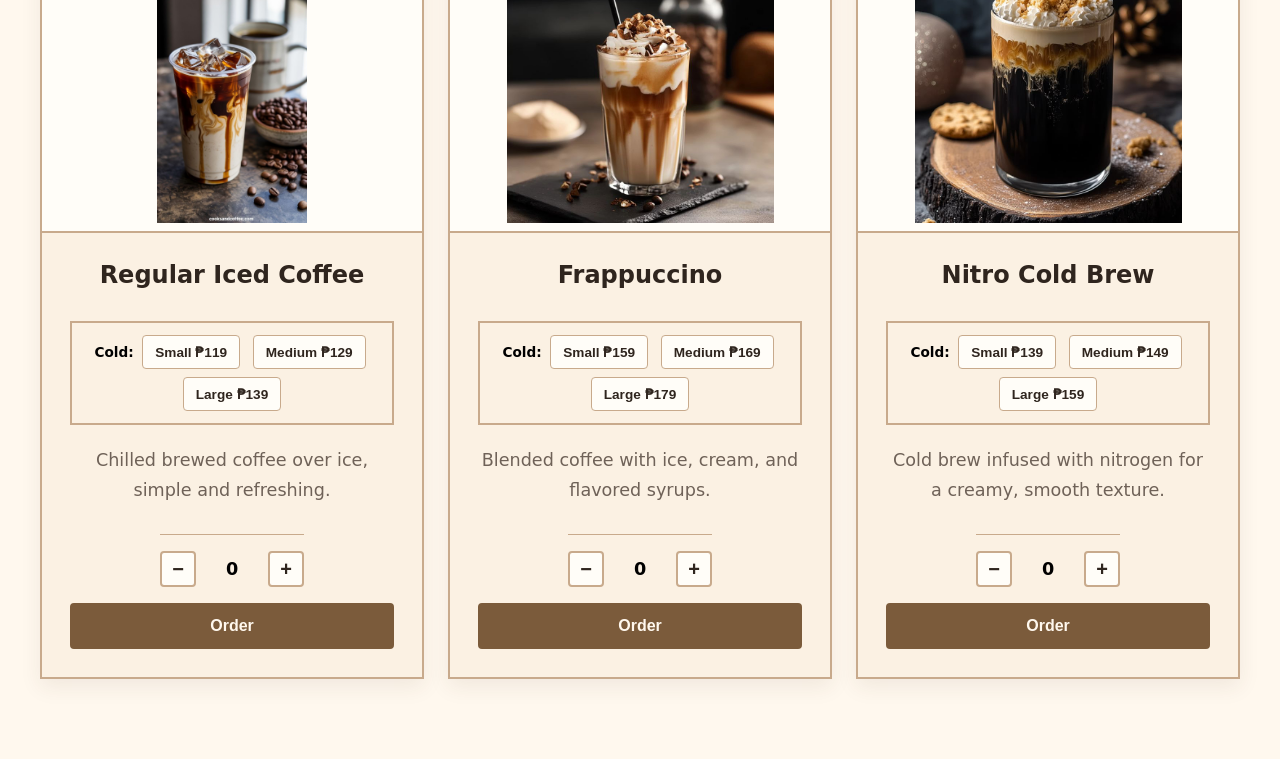
<file: Final Project/menu.html>
<!DOCTYPE html>
<html lang="en">
<head>
  <meta charset="UTF-8" /> 
  <meta name="viewport" content="width=device-width, initial-scale=1.0" />
  <title>Menu - Origin Cafe</title>
  <link rel="stylesheet" href="styles.css" />
</head>
<body>
  <div class="page-shell">
    <header class="site-header">
      <div class="brand-wrap">
        <div class="brand-mark"></div>
        <div class="brand-name">OVEN AND ORIGIN CAFE</div>
      </div>
      <nav class="main-nav" aria-label="Primary navigation">
        <a href="index.html" class="nav-link">Home</a>
        <a href="menu.html" class="nav-link active">Menu</a>
        <a href="gallery.html" class="nav-link">Gallery</a>
        <a href="about.html" class="nav-link">About Us</a>
        <a href="contact.html" class="nav-link">Contact Us</a> 
      </nav>
      <a href="login.html" class="login-btn">Log In</a>
    </header>

    <main>
      <section class="menu-hero">
        <div class="menu-hero-inner">
          <h1>Coffee Menu</h1>
          <p>Crafted with passion, served with care.</p>
          <div class="menu-categories">
            <a href="menu.html" class="menu-category-btn active">Coffee</a>
            <a href="milktea.html" class="menu-category-btn">Milk Tea</a>
            <a href="pastabread.html" class="menu-category-btn">Desert</a>
          </div>
        </div>
      </section>

      <section class="menu-items" id="coffee">
        <div class="menu-grid">
          <article class="menu-card">
            <div class="menu-card-image"><img src="Espresso.jpg" alt="Espresso" /></div>
            <div class="menu-card__header">
              <h3>Espresso</h3>
            </div>
            <div class="menu-price">Hot: <button class="size-btn">Small ₱109</button> <button class="size-btn">Medium ₱119</button> <button class="size-btn">Large ₱129</button></div>
            <div class="menu-price">Cold: <button class="size-btn">Small ₱115</button> <button class="size-btn">Medium ₱125</button> <button class="size-btn">Large ₱135</button></div>
            <p>Rich and bold single shot, crafted for a pure coffee experience.</p>
            <div class="quantity-controls"><button class="qty-btn">−</button><span class="qty-display">0</span><button class="qty-btn">+</button></div>
            <button class="order-btn">Order</button>
          </article>
          <article class="menu-card">
            <div class="menu-card-image"><img src="Cappuccino.jpg" alt="Cappuccino" /></div>
            <div class="menu-card__header">
              <h3>Cappuccino</h3>
            </div>
            <div class="menu-price">Hot: <button class="size-btn">Small ₱129</button> <button class="size-btn">Medium ₱139</button> <button class="size-btn">Large ₱149</button></div>
            <div class="menu-price">Cold: <button class="size-btn">Small ₱135</button> <button class="size-btn">Medium ₱145</button> <button class="size-btn">Large ₱155</button></div>
            <p>Classic espresso with steamed milk foam for silky texture.</p>
            <div class="quantity-controls"><button class="qty-btn">−</button><span class="qty-display">0</span><button class="qty-btn">+</button></div>
            <button class="order-btn">Order</button>
          </article>
          <article class="menu-card">
            <div class="menu-card-image"><img src="Latte.jpg" alt="Latte" /></div>
            <div class="menu-card__header">
              <h3>Latte</h3>
            </div>
            <div class="menu-price">Hot: <button class="size-btn">Small ₱139</button> <button class="size-btn">Medium ₱149</button> <button class="size-btn">Large ₱159</button></div>
            <div class="menu-price">Cold: <button class="size-btn">Small ₱145</button> <button class="size-btn">Medium ₱155</button> <button class="size-btn">Large ₱165</button></div>
            <p>Smooth espresso balanced with velvety steamed milk.</p>
            <div class="quantity-controls"><button class="qty-btn">−</button><span class="qty-display">0</span><button class="qty-btn">+</button></div>
            <button class="order-btn">Order</button>
          </article>
          <article class="menu-card">
            <div class="menu-card-image"><img src="Americano.jpg" alt="Americano" /></div>
            <div class="menu-card__header">
              <h3>Americano</h3> 
            </div>
            <div class="menu-price">Hot: <button class="size-btn">Small ₱109</button> <button class="size-btn">Medium ₱119</button> <button class="size-btn">Large ₱129</button></div>
            <div class="menu-price">Cold: <button class="size-btn">Small ₱115</button> <button class="size-btn">Medium ₱125</button> <button class="size-btn">Large ₱135</button></div>
            <p>Espresso diluted with hot water for a mellow finish.</p>
            <div class="quantity-controls"><button class="qty-btn">−</button><span class="qty-display">0</span><button class="qty-btn">+</button></div>
            <button class="order-btn">Order</button>
          </article>
          <article class="menu-card">
            <div class="menu-card-image"><img src="Mocha.jpg" alt="Mocha" /></div>
            <div class="menu-card__header">
              <h3>Mocha</h3>
            </div>
            <div class="menu-price">Hot: <button class="size-btn">Small ₱149</button> <button class="size-btn">Medium ₱159</button> <button class="size-btn">Large ₱169</button></div>
            <div class="menu-price">Cold: <button class="size-btn">Small ₱155</button> <button class="size-btn">Medium ₱165</button> <button class="size-btn">Large ₱175</button></div>
            <p>Chocolate espresso delight topped with creamy milk.</p>
            <div class="quantity-controls"><button class="qty-btn">−</button><span class="qty-display">0</span><button class="qty-btn">+</button></div>
            <button class="order-btn">Order</button>
          </article>
          <article class="menu-card">
            <div class="menu-card-image"><img src="Cold Brew.jpg" alt="Cold Brew" /></div>
            <div class="menu-card__header">
              <h3>Cold Brew</h3>
            </div>
            <div class="menu-price">Cold: <button class="size-btn">Small ₱129</button> <button class="size-btn">Medium ₱139</button> <button class="size-btn">Large ₱149</button></div>
            <p>Slow-steeped coffee served chilled for a crisp finish.</p>
            <div class="quantity-controls"><button class="qty-btn">−</button><span class="qty-display">0</span><button class="qty-btn">+</button></div>
            <button class="order-btn">Order</button>
          </article>
          <article class="menu-card">
            <div class="menu-card-image"><img src="Flat White.jpg" alt="Flat White" /></div>
            <div class="menu-card__header">
              <h3>Flat White</h3>
            </div>
            <div class="menu-price">Hot: <button class="size-btn">Small ₱139</button> <button class="size-btn">Medium ₱149</button> <button class="size-btn">Large ₱159</button></div>
            <div class="menu-price">Cold: <button class="size-btn">Small ₱145</button> <button class="size-btn">Medium ₱155</button> <button class="size-btn">Large ₱165</button></div>
            <p>Silky microfoam espresso with a stronger coffee taste.</p>
            <div class="quantity-controls"><button class="qty-btn">−</button><span class="qty-display">0</span><button class="qty-btn">+</button></div>
            <button class="order-btn">Order</button>
          </article>
          <article class="menu-card">
            <div class="menu-card-image"><img src="Macchiato.jpg" alt="Macchiato" /></div>
            <div class="menu-card__header">
              <h3>Macchiato</h3>
            </div>
            <div class="menu-price">Hot: <button class="size-btn">Small ₱129</button> <button class="size-btn">Medium ₱139</button> <button class="size-btn">Large ₱149</button></div>
            <div class="menu-price">Cold: <button class="size-btn">Small ₱135</button> <button class="size-btn">Medium ₱145</button> <button class="size-btn">Large ₱155</button></div>
            <p>Espresso marked with a dollop of foamed milk.</p>
            <div class="quantity-controls"><button class="qty-btn">−</button><span class="qty-display">0</span><button class="qty-btn">+</button></div>
            <button class="order-btn">Order</button>
          </article>
          <article class="menu-card">
            <div class="menu-card-image"><img src="Affogato.jpg" alt="Affogato" /></div>
            <div class="menu-card__header">
              <h3>Affogato</h3>
            </div>
            <div class="menu-price">Cold: <button class="size-btn">Small ₱149</button> <button class="size-btn">Medium ₱159</button> <button class="size-btn">Large ₱169</button></div>
            <p>Vanilla ice cream drowned in a shot of hot espresso.</p>
            <div class="quantity-controls"><button class="qty-btn">−</button><span class="qty-display">0</span><button class="qty-btn">+</button></div>
            <button class="order-btn">Order</button>
          </article>
          <article class="menu-card">
            <div class="menu-card-image"><img src="Starbucks Iced Brown Sugar Oatmilk Shaken Espresso At Home.jpg" alt="Regular Iced Coffee" /></div>
            <div class="menu-card__header">
              <h3>Regular Iced Coffee</h3>
            </div>
            <div class="menu-price">Cold: <button class="size-btn">Small ₱119</button> <button class="size-btn">Medium ₱129</button> <button class="size-btn">Large ₱139</button></div>
            <p>Chilled brewed coffee over ice, simple and refreshing.</p>
            <div class="quantity-controls"><button class="qty-btn">−</button><span class="qty-display">0</span><button class="qty-btn">+</button></div>
            <button class="order-btn">Order</button>
          </article>
          <article class="menu-card">
            <div class="menu-card-image"><img src="Frappuccino.jpg" alt="Frappuccino" /></div>
            <div class="menu-card__header">
              <h3>Frappuccino</h3>
            </div>
            <div class="menu-price">Cold: <button class="size-btn">Small ₱159</button> <button class="size-btn">Medium ₱169</button> <button class="size-btn">Large ₱179</button></div>
            <p>Blended coffee with ice, cream, and flavored syrups.</p>
            <div class="quantity-controls"><button class="qty-btn">−</button><span class="qty-display">0</span><button class="qty-btn">+</button></div>
            <button class="order-btn">Order</button>
          </article>
          <article class="menu-card">
            <div class="menu-card-image"><img src="Nitro Cold Brew.jpg" alt="Nitro Cold Brew" /></div>
            <div class="menu-card__header">
              <h3>Nitro Cold Brew</h3>
            </div>
            <div class="menu-price">Cold: <button class="size-btn">Small ₱139</button> <button class="size-btn">Medium ₱149</button> <button class="size-btn">Large ₱159</button></div>
            <p>Cold brew infused with nitrogen for a creamy, smooth texture.</p>
            <div class="quantity-controls"><button class="qty-btn">−</button><span class="qty-display">0</span><button class="qty-btn">+</button></div>
            <button class="order-btn">Order</button>
          </article>
        </div>
      </section>

    </main>
  </div>
  <script src="script.js"></script>
</body>
</html>
</file>
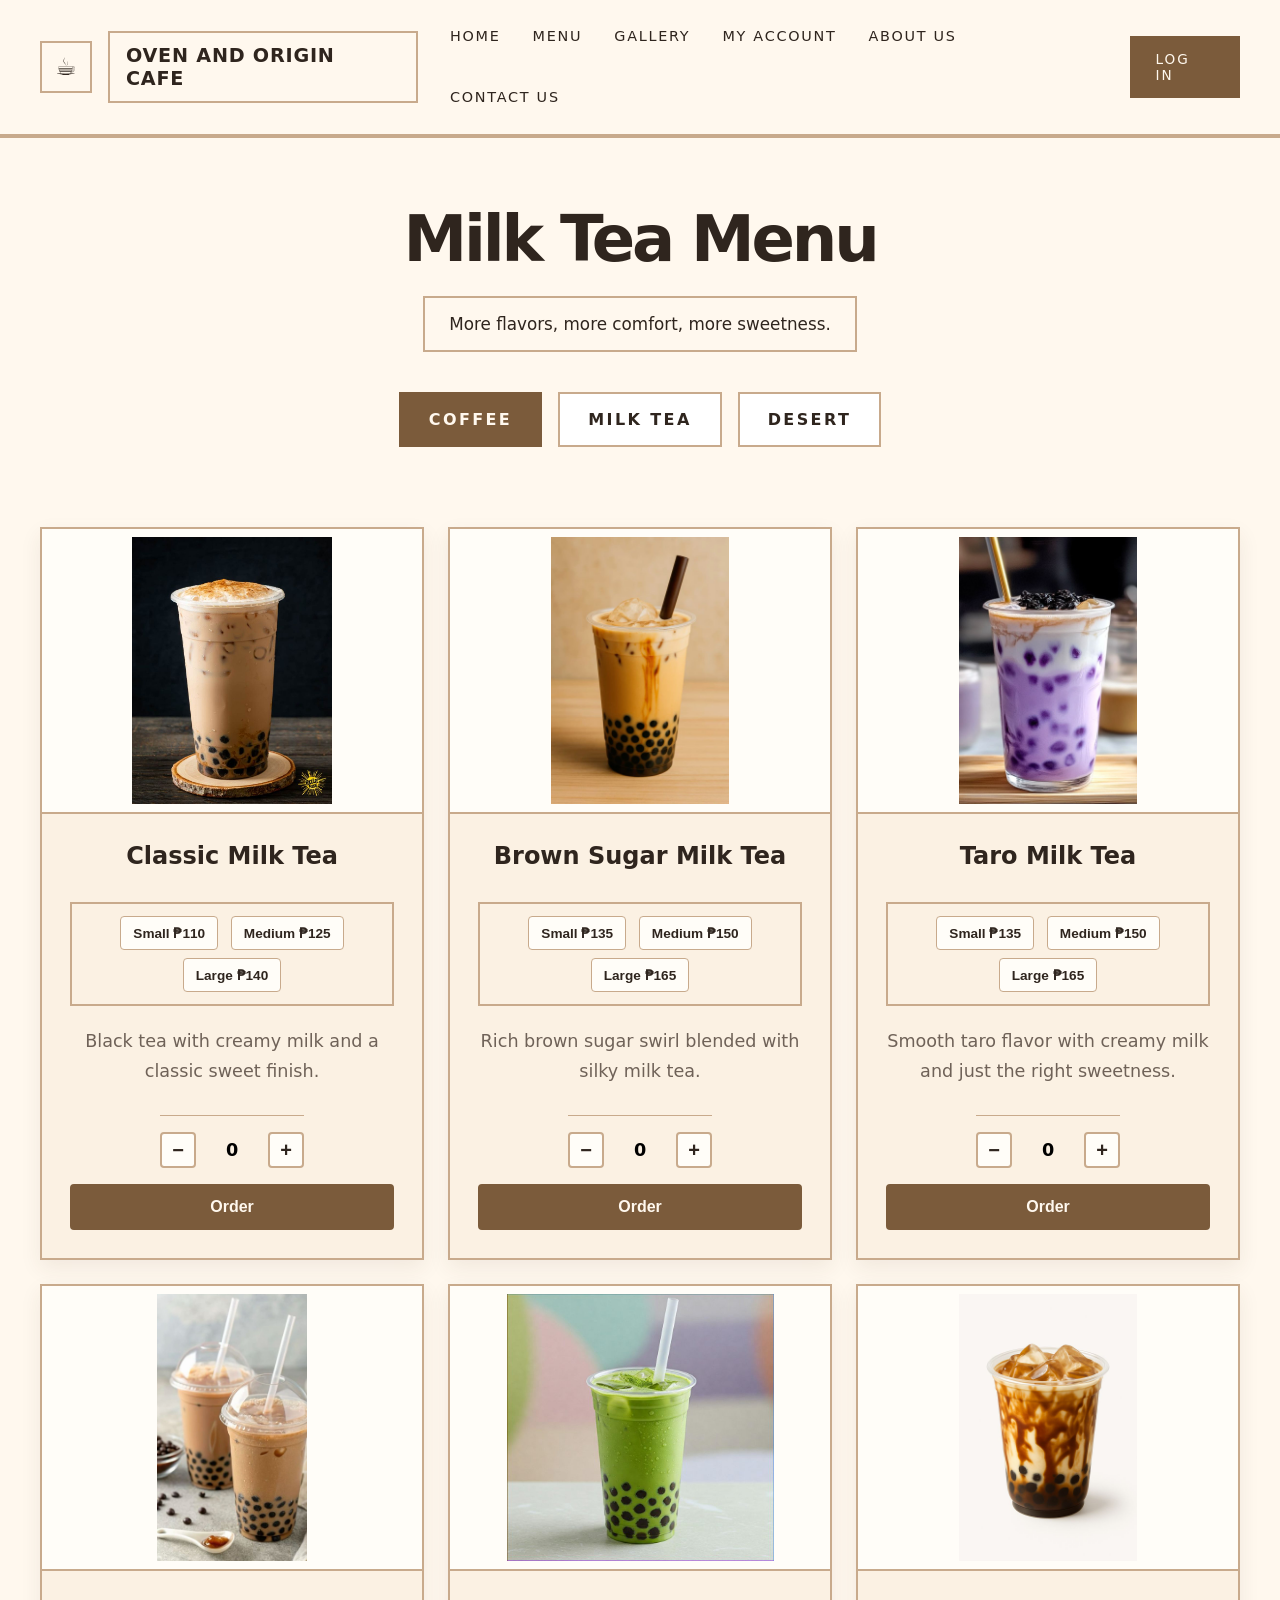
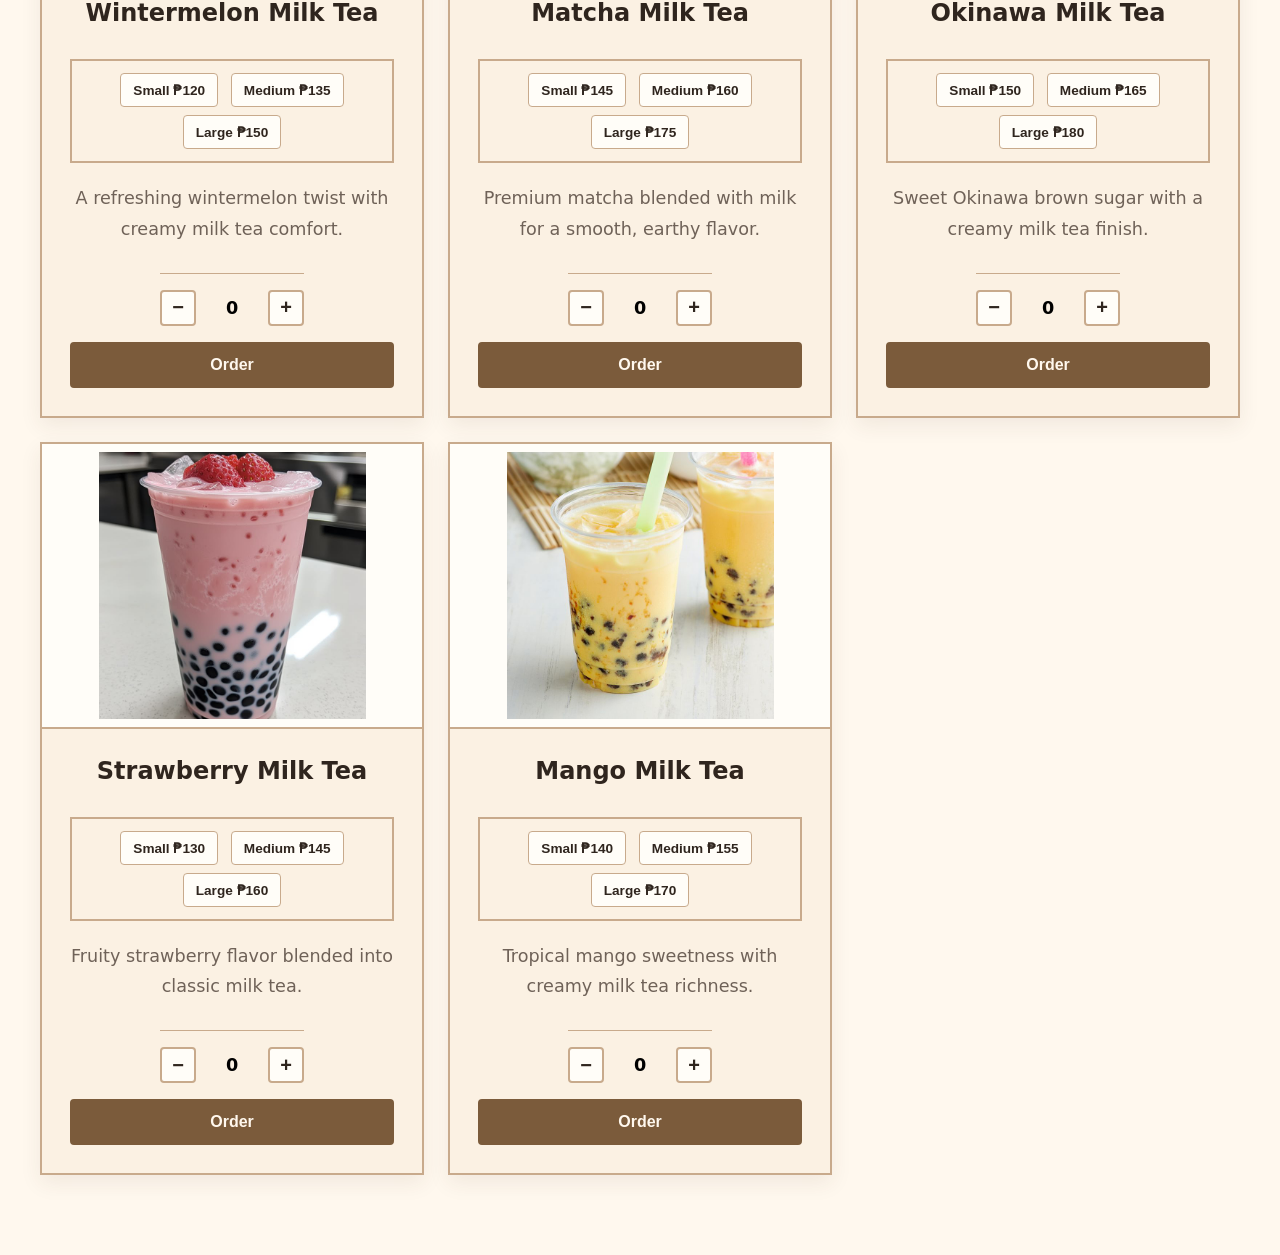
<file: Final Project/milktea.html>
<!DOCTYPE html>
<html lang="en">
<head>
  <meta charset="UTF-8" />
  <meta name="viewport" content="width=device-width, initial-scale=1.0" />
  <title>Milk Tea - Origin Cafe</title>
  <link rel="stylesheet" href="styles.css" />
</head>
<body> 
  <div class="page-shell"> 
    <header class="site-header">
      <div class="brand-wrap">
        <div class="brand-mark"></div>
        <div class="brand-name">OVEN AND ORIGIN CAFE</div>
      </div>
      <nav class="main-nav" aria-label="Primary navigation">
        <a href="index.html" class="nav-link">Home</a>
        <a href="menu.html" class="nav-link">Menu</a>
        <a href="gallery.html" class="nav-link">Gallery</a>
        <a href="user.html" class="nav-link">My Account</a>
        <a href="about.html" class="nav-link">About Us</a>
        <a href="contact.html" class="nav-link">Contact Us</a>
      </nav>
      <a href="login.html" class="login-btn">Log In</a>
    </header>

    <main>
      <section class="menu-hero">
        <div class="menu-hero-inner">
          <h1>Milk Tea Menu</h1>
          <p>More flavors, more comfort, more sweetness.</p>
          <div class="menu-categories">
            <a href="menu.html" class="menu-category-btn active">Coffee</a>
            <a href="milktea.html" class="menu-category-btn">Milk Tea</a>
            <a href="pastabread.html" class="menu-category-btn">Desert</a>
          </div>
        </div>
      </section>

      <section class="menu-items">
        <div class="menu-grid">
          <article class="menu-card">
            <div class="menu-card-image"><img src="Classic Milk Tea.jpg" alt="Classic Milk Tea" /></div>
            <div class="menu-card__header">
              <h3>Classic Milk Tea</h3>
            </div>
            <div class="menu-price"><button class="size-btn">Small ₱110</button> <button class="size-btn">Medium ₱125</button> <button class="size-btn">Large ₱140</button></div>
            <p>Black tea with creamy milk and a classic sweet finish.</p>
            <div class="quantity-controls"><button class="qty-btn">−</button><span class="qty-display">0</span><button class="qty-btn">+</button></div>
            <button class="order-btn">Order</button>
          </article>
          <article class="menu-card">
            <div class="menu-card-image"><img src="Brown Sugar Milk Tea.jpg" alt="Brown Sugar Milk Tea" /></div>
            <div class="menu-card__header">
              <h3>Brown Sugar Milk Tea</h3>
            </div>
            <div class="menu-price"><button class="size-btn">Small ₱135</button> <button class="size-btn">Medium ₱150</button> <button class="size-btn">Large ₱165</button></div>
            <p>Rich brown sugar swirl blended with silky milk tea.</p>
            <div class="quantity-controls"><button class="qty-btn">−</button><span class="qty-display">0</span><button class="qty-btn">+</button></div>
            <button class="order-btn">Order</button>
          </article>
          <article class="menu-card">
            <div class="menu-card-image"><img src="Taro Milk Tea.jpg" alt="Taro Milk Tea" /></div>
            <div class="menu-card__header">
              <h3>Taro Milk Tea</h3>
            </div>
            <div class="menu-price"><button class="size-btn">Small ₱135</button> <button class="size-btn">Medium ₱150</button> <button class="size-btn">Large ₱165</button></div>
            <p>Smooth taro flavor with creamy milk and just the right sweetness.</p>
            <div class="quantity-controls"><button class="qty-btn">−</button><span class="qty-display">0</span><button class="qty-btn">+</button></div>
            <button class="order-btn">Order</button>
          </article>
          <article class="menu-card">
            <div class="menu-card-image"><img src="Wintermelon Milk Tea.jpg" alt="Wintermelon Milk Tea" /></div>
            <div class="menu-card__header">
              <h3>Wintermelon Milk Tea</h3>
            </div>
            <div class="menu-price"><button class="size-btn">Small ₱120</button> <button class="size-btn">Medium ₱135</button> <button class="size-btn">Large ₱150</button></div>
            <p>A refreshing wintermelon twist with creamy milk tea comfort.</p>
            <div class="quantity-controls"><button class="qty-btn">−</button><span class="qty-display">0</span><button class="qty-btn">+</button></div>
            <button class="order-btn">Order</button>
          </article>
          <article class="menu-card">
            <div class="menu-card-image"><img src="Matcha Milk Tea.jpg" alt="Matcha Milk Tea" /></div>
            <div class="menu-card__header">
              <h3>Matcha Milk Tea</h3>
            </div>
            <div class="menu-price"><button class="size-btn">Small ₱145</button> <button class="size-btn">Medium ₱160</button> <button class="size-btn">Large ₱175</button></div>
            <p>Premium matcha blended with milk for a smooth, earthy flavor.</p>
            <div class="quantity-controls"><button class="qty-btn">−</button><span class="qty-display">0</span><button class="qty-btn">+</button></div>
            <button class="order-btn">Order</button>
          </article>
          <article class="menu-card">
            <div class="menu-card-image"><img src="Okinawa Milk Tea.jpg" alt="Okinawa Milk Tea" /></div>
            <div class="menu-card__header">
              <h3>Okinawa Milk Tea</h3>
            </div>
            <div class="menu-price"><button class="size-btn">Small ₱150</button> <button class="size-btn">Medium ₱165</button> <button class="size-btn">Large ₱180</button></div>
            <p>Sweet Okinawa brown sugar with a creamy milk tea finish.</p>
            <div class="quantity-controls"><button class="qty-btn">−</button><span class="qty-display">0</span><button class="qty-btn">+</button></div>
            <button class="order-btn">Order</button>
          </article>
          <article class="menu-card">
            <div class="menu-card-image"><img src="Strawberry Milk Tea.jpg" alt="Strawberry Milk Tea" /></div>
            <div class="menu-card__header">
              <h3>Strawberry Milk Tea</h3>
            </div>
            <div class="menu-price"><button class="size-btn">Small ₱130</button> <button class="size-btn">Medium ₱145</button> <button class="size-btn">Large ₱160</button></div>
            <p>Fruity strawberry flavor blended into classic milk tea.</p>
            <div class="quantity-controls"><button class="qty-btn">−</button><span class="qty-display">0</span><button class="qty-btn">+</button></div>
            <button class="order-btn">Order</button>
          </article>
          <article class="menu-card">
            <div class="menu-card-image"><img src="Mango Milk Tea.jpg" alt="Mango Milk Tea" /></div>
            <div class="menu-card__header">
              <h3>Mango Milk Tea</h3>
            </div>
            <div class="menu-price"><button class="size-btn">Small ₱140</button> <button class="size-btn">Medium ₱155</button> <button class="size-btn">Large ₱170</button></div>
            <p>Tropical mango sweetness with creamy milk tea richness.</p>
            <div class="quantity-controls"><button class="qty-btn">−</button><span class="qty-display">0</span><button class="qty-btn">+</button></div>
            <button class="order-btn">Order</button>
          </article>
        </div>
      </section>
    </main>
  </div>
  <script src="script.js"></script>
</body>
</html>
</file>
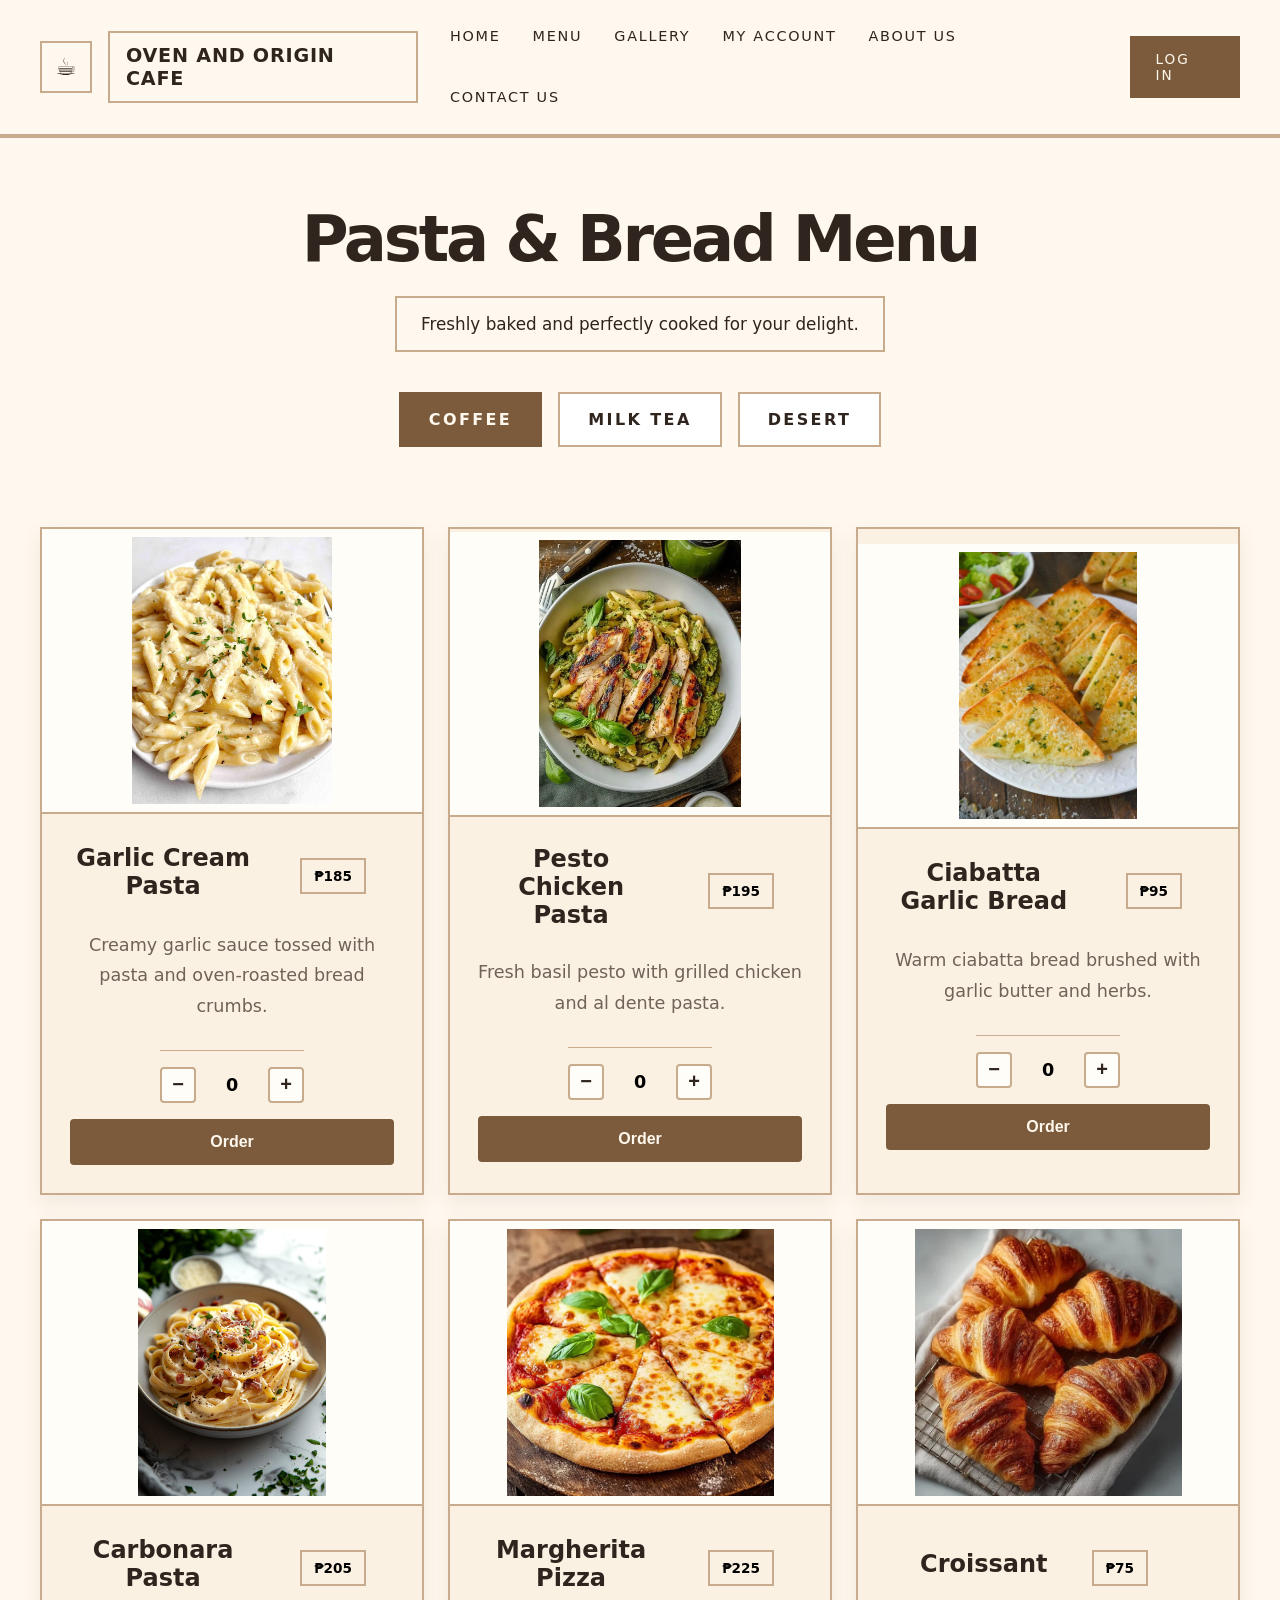
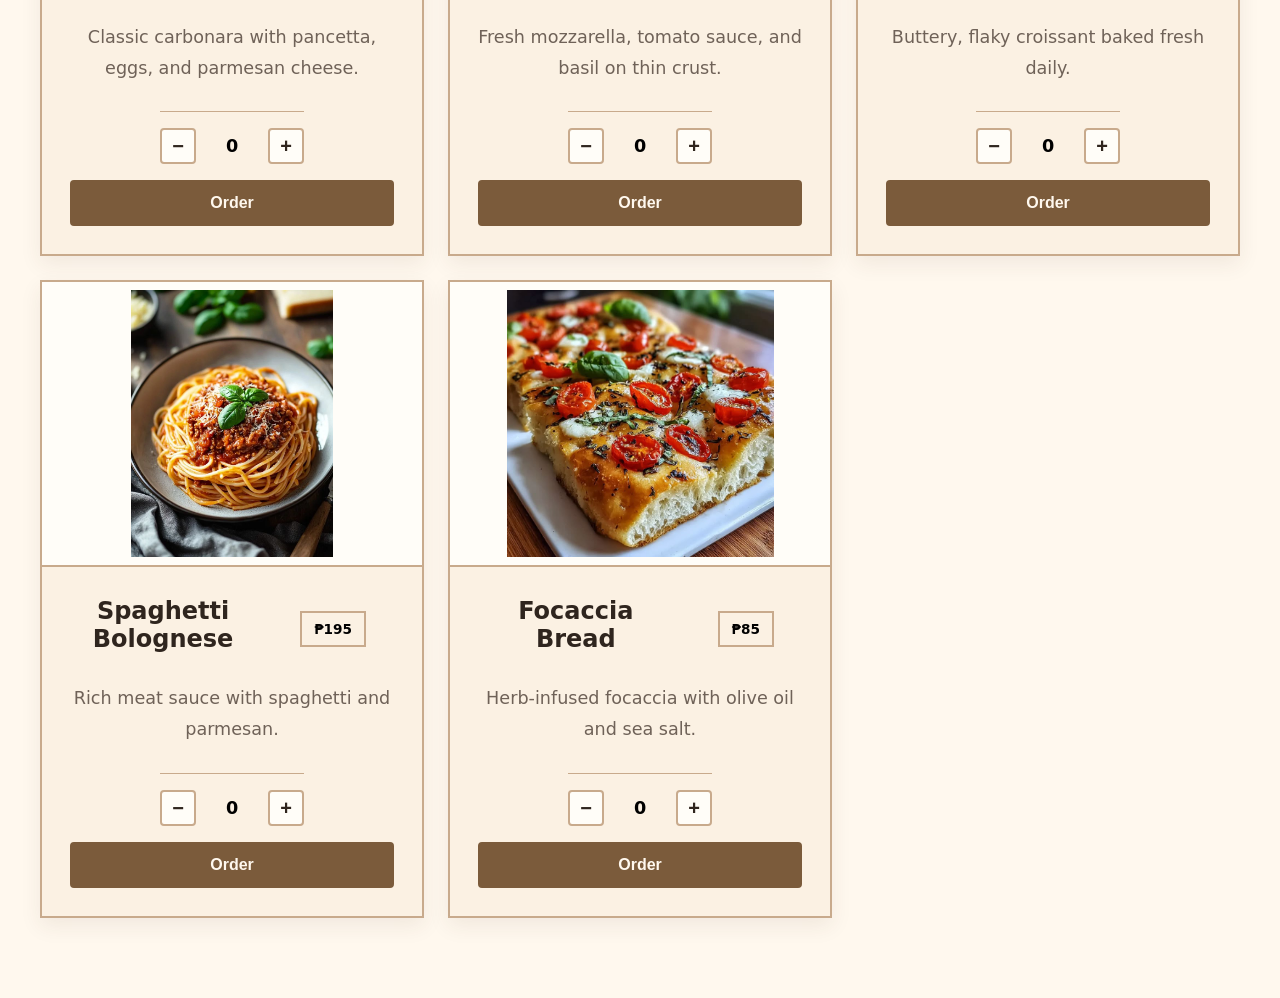
<file: Final Project/pastabread.html>
<!DOCTYPE html>
<html lang="en">
<head>
  <meta charset="UTF-8" />
  <meta name="viewport" content="width=device-width, initial-scale=1.0" />
  <title>Pasta & Bread - Origin Cafe</title> 
  <link rel="stylesheet" href="styles.css" />
</head>
<body>
  <div class="page-shell">
    <header class="site-header">
      <div class="brand-wrap">
        <div class="brand-mark"></div>
        <div class="brand-name">OVEN AND ORIGIN CAFE</div>
      </div>
      <nav class="main-nav" aria-label="Primary navigation">
        <a href="index.html" class="nav-link">Home</a>
        <a href="menu.html" class="nav-link">Menu</a>
        <a href="gallery.html" class="nav-link">Gallery</a>
        <a href="user.html" class="nav-link">My Account</a>
        <a href="about.html" class="nav-link">About Us</a>
        <a href="contact.html" class="nav-link">Contact Us</a>
      </nav>
      <a href="login.html" class="login-btn">Log In</a>
    </header>

    <main>
      <section class="menu-hero">
        <div class="menu-hero-inner">
          <h1>Pasta & Bread Menu</h1>
          <p>Freshly baked and perfectly cooked for your delight.</p>
          <div class="menu-categories">
            <a href="menu.html" class="menu-category-btn active">Coffee</a>
            <a href="milktea.html" class="menu-category-btn">Milk Tea</a>
            <a href="pastabread.html" class="menu-category-btn">Desert</a>
          </div>
        </div>
      </section>

      <section class="menu-items">
        <div class="menu-grid">
          <article class="menu-card">
            <div class="menu-card-image"><img src="Garlic Cream Pasta.jpg" alt="Garlic Cream Pasta" /></div>
            <div class="menu-card__header">
              <h3>Garlic Cream Pasta</h3>
              <div class="menu-price">₱185</div>
            </div>
            <p>Creamy garlic sauce tossed with pasta and oven-roasted bread crumbs.</p>
            <div class="quantity-controls"><button class="qty-btn">−</button><span class="qty-display">0</span><button class="qty-btn">+</button></div>
            <button class="order-btn">Order</button>
          </article>
          <article class="menu-card">
            <div class="menu-card-image"><img src="Pesto Chicken Pasta.jpg" alt="Pesto Chicken Pasta" /></div>
            <div class="menu-card__header">
              <h3>Pesto Chicken Pasta</h3>
              <div class="menu-price">₱195</div>
            </div>
            <p>Fresh basil pesto with grilled chicken and al dente pasta.</p>
            <div class="quantity-controls"><button class="qty-btn">−</button><span class="qty-display">0</span><button class="qty-btn">+</button></div>
            <button class="order-btn">Order</button>
          </article>
          <article class="menu-card">
            <div class="menu-card-image"><img src="Ciabatta Garlic Bread.jpg" alt="Ciabatta Garlic Bread" /></div>
            <div class="menu-card__header">
              <h3>Ciabatta Garlic Bread</h3>
              <div class="menu-price">₱95</div>
            </div>
            <p>Warm ciabatta bread brushed with garlic butter and herbs.</p>
            <div class="quantity-controls"><button class="qty-btn">−</button><span class="qty-display">0</span><button class="qty-btn">+</button></div>
            <button class="order-btn">Order</button>
          </article>
          <article class="menu-card">
            <div class="menu-card-image"><img src="Carbonara Pasta.jpg" alt="Carbonara Pasta" /></div>
            <div class="menu-card__header">
              <h3>Carbonara Pasta</h3>
              <div class="menu-price">₱205</div>
            </div>
            <p>Classic carbonara with pancetta, eggs, and parmesan cheese.</p>
            <div class="quantity-controls"><button class="qty-btn">−</button><span class="qty-display">0</span><button class="qty-btn">+</button></div>
            <button class="order-btn">Order</button>
          </article>
          <article class="menu-card">
            <div class="menu-card-image"><img src="Margherita Pizza.jpg" alt="Margherita Pizza" /></div>
            <div class="menu-card__header">
              <h3>Margherita Pizza</h3>
              <div class="menu-price">₱225</div>
            </div>
            <p>Fresh mozzarella, tomato sauce, and basil on thin crust.</p>
            <div class="quantity-controls"><button class="qty-btn">−</button><span class="qty-display">0</span><button class="qty-btn">+</button></div>
            <button class="order-btn">Order</button>
          </article>
          <article class="menu-card">
            <div class="menu-card-image"><img src="Croissant.jpg" alt="Croissant" /></div>
            <div class="menu-card__header">
              <h3>Croissant</h3>
              <div class="menu-price">₱75</div>
            </div>
            <p>Buttery, flaky croissant baked fresh daily.</p>
            <div class="quantity-controls"><button class="qty-btn">−</button><span class="qty-display">0</span><button class="qty-btn">+</button></div>
            <button class="order-btn">Order</button>
          </article>
          <article class="menu-card">
            <div class="menu-card-image"><img src="Spaghetti Bolognese.jpg" alt="Spaghetti Bolognese" /></div>
            <div class="menu-card__header">
              <h3>Spaghetti Bolognese</h3>
              <div class="menu-price">₱195</div>
            </div>
            <p>Rich meat sauce with spaghetti and parmesan.</p>
            <div class="quantity-controls"><button class="qty-btn">−</button><span class="qty-display">0</span><button class="qty-btn">+</button></div>
            <button class="order-btn">Order</button>
          </article>
          <article class="menu-card">
            <div class="menu-card-image"><img src="Focaccia Bread.jpg" alt="Focaccia Bread" /></div>
            <div class="menu-card__header">
              <h3>Focaccia Bread</h3>
              <div class="menu-price">₱85</div>
            </div>
            <p>Herb-infused focaccia with olive oil and sea salt.</p>
            <div class="quantity-controls"><button class="qty-btn">−</button><span class="qty-display">0</span><button class="qty-btn">+</button></div>
            <button class="order-btn">Order</button>
          </article>
        </div>
      </section>
    </main>
  </div>
  <script src="script.js"></script>
</body>
</html>
</file>
<file: Final Project/styles.css>
:root {
  color: #111111;
  background: #ffffff;
  font-family: Inter, system-ui, -apple-system, BlinkMacSystemFont, "Segoe UI", sans-serif;
}

* {
  box-sizing: border-box;
}

html {
  scroll-behavior: smooth;
}

body {
  margin: 0;
  min-height: 100vh;
  background: #ffffff;
}

.page-shell { 
  display: flex; 
  flex-direction: column;
  min-height: 100vh;
}

.site-header {
  display: flex;
  align-items: center;
  justify-content: space-between;
  gap: 2rem;
  padding: 22px 40px;
  border-bottom: 4px solid #111;
  background: #fff;
  position: sticky;
  top: 0;
  z-index: 10;
}

.brand-wrap {
  display: flex;
  align-items: center;
  gap: 16px;
}

.brand-mark {
  width: 52px;
  height: 52px;
  border: 2px solid #111;
  display: grid;
  place-items: center;
}

.brand-mark::before {
  content: "☕";
  font-size: 1.5rem;
}

.brand-name {
  padding: 0.7rem 1rem;
  border: 2px solid #111;
  font-size: 1.2rem;
  font-weight: 700;
  letter-spacing: 0.04em;
}

.main-nav {
  display: flex;
  align-items: center;
  gap: 2rem;
  flex-wrap: wrap;
}

.nav-link {
  text-decoration: none;
  color: #111;
  font-size: 0.9rem;
  letter-spacing: 0.12em;
  text-transform: uppercase;
  padding: 0.4rem 0;
}

.nav-link.active,
.nav-link:hover {
  border-bottom: 2px solid #111;
}

.login-btn {
  display: inline-flex;
  align-items: center;
  justify-content: center;
  background: #111;
  color: #fff;
  text-decoration: none;
  padding: 0.95rem 1.6rem;
  font-size: 0.85rem;
  letter-spacing: 0.15em;
  text-transform: uppercase;
}

main {
  flex: 1;
}

.hero {
  display: grid;
  place-items: center;
  min-height: calc(100vh - 120px);
  padding: 3rem 1.5rem;
}

.hero-inner {
  text-align: center;
  max-width: 920px;
  width: 100%;
}

.hero-title-frame {
  display: inline-block;
  padding: 1.75rem 2.5rem;
  border: 4px solid #111;
  margin-bottom: 2.5rem;
}

.hero-title-frame h1 {
  margin: 0;
  font-size: clamp(3.5rem, 7vw, 7rem);
  letter-spacing: -0.05em;
  font-weight: 700;
}

.hero-actions {
  display: grid;
  grid-template-columns: 1fr auto;
  gap: 1rem;
  align-items: center;
  justify-content: center;
  max-width: 760px;
  margin: 0 auto;
}

.hero-tagline {
  min-width: 0;
  border: 2px solid #111;
  padding: 1rem 1.25rem;
  font-size: 1.05rem;
}

.hero-button {
  display: inline-flex;
  align-items: center;
  justify-content: center;
  text-decoration: none;
  color: #fff;
  background: #111;
  padding: 1rem 1.75rem;
  font-size: 0.95rem;
  letter-spacing: 0.15em;
  text-transform: uppercase;
}

.features {
  display: grid;
  grid-template-columns: repeat(3, minmax(260px, 1fr));
  gap: 1.5rem;
  padding: 4rem 1.5rem;
  max-width: 1200px;
  margin: 0 auto;
}

.feature-card {
  border: 2px solid #111;
  padding: 2.5rem 1.75rem 1.75rem;
  text-align: center;
  background: rgba(255, 255, 255, 0.95);
}

.feature-card::before {
  content: "☕";
  display: inline-flex;
  align-items: center;
  justify-content: center;
  width: 76px;
  height: 76px;
  border: 2px solid #111;
  margin-bottom: 1.5rem;
  font-size: 1.75rem;
}

.feature-card:nth-child(2)::before {
  content: "❤";
}

.feature-card:nth-child(3)::before {
  content: "🏅";
}

.feature-card h2 {
  margin: 0;
  font-size: 1.5rem;
  padding-bottom: 0.7rem;
  border-bottom: 2px solid #111;
  margin-bottom: 1.25rem;
}

.feature-card p {
  margin: 0;
  font-size: 0.98rem;
  line-height: 1.8;
  color: #333;
}

.cta-panel {
  padding: 4rem 1.5rem 5rem;
  background: #111;
  color: #fff;
}

.cta-content {
  max-width: 930px;
  margin: 0 auto;
  text-align: center;
}

.cta-content h2 {
  display: inline-block;
  margin: 0 auto 2rem;
  padding: 1rem 2rem;
  border: 2px solid #fff;
  font-size: clamp(2rem, 4vw, 3rem);
}

.cta-row {
  display: grid;
  grid-template-columns: 1fr auto;
  gap: 1rem;
  align-items: center;
  justify-content: center;
  max-width: 860px;
  margin: 0 auto;
}

.cta-row p {
  margin: 0;
  text-align: left;
  border: 2px solid #fff;
  padding: 1rem 1.25rem;
  font-size: 1rem;
}

.cta-button {
  display: inline-flex;
  align-items: center;
  justify-content: center;
  text-decoration: none;
  color: #111;
  background: #fff;
  border: 2px solid #fff;
  padding: 1rem 1.75rem;
  text-transform: uppercase;
  font-size: 0.95rem;
  letter-spacing: 0.15em;
}

.menu-hero {
  padding: 4rem 1.5rem 2rem;
  text-align: center;
}

.menu-hero-inner {
  max-width: 980px;
  margin: 0 auto;
}

.menu-hero h1 {
  margin: 0;
  font-size: clamp(2.5rem, 6vw, 4rem);
  letter-spacing: -0.05em;
}

.menu-hero p {
  margin: 1.25rem auto 0;
  max-width: 720px;
  font-size: 1.05rem;
  border: 2px solid #111;
  display: inline-block;
  padding: 1rem 1.5rem;
}

.menu-categories {
  display: flex;
  flex-wrap: wrap;
  justify-content: center;
  gap: 1rem;
  margin-top: 2.5rem;
}

.featured-section {
  display: flex;
  align-items: center;
  gap: 3rem;
  padding: 4rem 1.5rem;
  max-width: 1200px;
  margin: 0 auto;
}

.figure-content {
  flex: 1;
  text-align: left;
}

.figure-content h4 {
  margin: 0 0 1rem 0;
  font-size: 0.95rem;
  letter-spacing: 0.12em;
  text-transform: uppercase;
  color: #666;
}

.figure-content h2 {
  margin: 1rem 0;
  font-size: 2rem;
  line-height: 1.3;
}

.figure-content p {
  margin: 1rem 0;
  font-size: 1rem;
  line-height: 1.6;
  color: #555;
}

.figure-image {
  flex: 1;
  width: 100%;
  height: 500px;
  object-fit: cover;
  border: 2px solid #111;

}

.figure-link {
  display: inline-block;
  margin-top: 1.5rem;
  padding: 1rem 2rem;
  border: 2px solid #111;
  text-decoration: none;
  color: #111;
  font-weight: 600;
  letter-spacing: 0.1em;
  text-transform: uppercase;
}

.figure-link:hover {
  background: #111;
  color: #fff;
}

.featured-section--alt {
  flex-direction: row;
}

@media (max-width: 768px) {
  .featured-section,
  .featured-section--alt {
    flex-direction: column;
    gap: 2rem;
  }
}

.menu-category-btn {
  border: 2px solid #111;
  padding: 1rem 1.75rem;
  background: #fff;
  color: #111;
  text-decoration: none;
  text-transform: uppercase;
  letter-spacing: 0.15em;
  font-weight: 700;
}

.menu-category-btn.active {
  background: #111;
  color: #fff;
}

.menu-items {
  padding: 3rem 1.5rem 5rem;
}

.menu-grid {
  display: grid;
  grid-template-columns: repeat(3, minmax(260px, 1fr));
  gap: 1.5rem;
  max-width: 1200px;
  margin: 0 auto;
}

.menu-card {
  border: 2px solid #111;
  padding: 0;
  background: rgba(255, 255, 255, 0.95);
  overflow: hidden;
  display: flex;
  flex-direction: column;
}

.menu-card-image {
  width: 100%;
  min-height: 220px;
  aspect-ratio: 4 / 3;
  background-color: #e8e8e8;
  display: flex;
  align-items: center;
  justify-content: center;
  overflow: hidden;
  border-bottom: 2px solid #111;
}

.menu-card-image img {
  width: 100%;
  height: 100%;
  object-fit: contain;
  padding: 0.5rem;
}

.menu-card__header {
  display: flex;
  align-items: center;
  justify-content: space-between;
  gap: 1rem;
  margin-bottom: 1rem;
  padding: 1.75rem 1.75rem 0;
}

.menu-card h3 {
  margin: 0;
  font-size: 1.5rem;
}

.menu-price {
  border: 2px solid #111;
  padding: 0.5rem 0.75rem;
  font-weight: 700;
  margin: 1rem 1.75rem 0.5rem;
  font-size: 0.85rem; 
  color: #000;
}

.menu-card p {
  margin: 0.75rem 1.75rem;
  color: #333;
  line-height: 1.75;
}

.size-btn {
  padding: 0.5rem 0.75rem;
  margin: 0.25rem;
  background-color: #f5f5f5;
  border: 1px solid #ccc;
  border-radius: 4px;
  cursor: pointer;
  font-size: 0.85rem;
  font-weight: 600;
  transition: all 0.2s ease;
}

.size-btn:hover {
  background-color: #e0e0e0;
  border-color: #111;
}

.size-btn:active {
  background-color: #d0d0d0;
}

.quantity-controls {
  display: flex;
  align-items: center;
  justify-content: center;
  gap: 1rem;
  margin: 1rem 1.75rem;
  padding-top: 1rem;
  border-top: 1px solid #ddd;
}

.qty-btn {
  width: 36px;
  height: 36px;
  border: 2px solid #111;
  background: #fff;
  cursor: pointer;
  font-size: 1.25rem;
  font-weight: bold;
  border-radius: 4px;
  transition: all 0.2s ease;
}

.qty-btn:hover {
  background-color: #f5f5f5;
}

.qty-btn:active {
  background-color: #e8e8e8;
  transform: scale(0.95);
}

.qty-display {
  min-width: 40px;
  text-align: center;
  font-weight: bold;
  font-size: 1.1rem;
  color: #000;
}

.order-btn {
  width: calc(100% - 3.5rem);
  padding: 0.75rem;
  margin: 0 1.75rem 1.75rem;
  background-color: #111;
  color: #fff;
  border: 2px solid #111;
  font-weight: bold;
  font-size: 1rem;
  cursor: pointer;
  border-radius: 4px;
  transition: all 0.2s ease;
}

.order-btn:hover {
  background-color: #333;
  border-color: #333;
}

.order-btn:active {
  transform: scale(0.98);
}

@media (max-width: 900px) {
  .menu-grid {
    grid-template-columns: repeat(2, minmax(0, 1fr));
  }
}

@media (max-width: 640px) {
  .main-nav {
    justify-content: center;
  }

  .site-header {
    flex-wrap: wrap;
  }

  .hero-actions,
  .cta-row,
  .menu-grid {
    grid-template-columns: 1fr;
  }
}

/* New styles of Origin Cafe homepage */

main article {
  background: #000;
  color: #fff;
  padding: 6rem 2rem;
  text-align: center;
  min-height: 60vh;
  display: flex;
  flex-direction: column;
  justify-content: center;
  align-items: center;
}

main article h2 {
  font-size: clamp(2.5rem, 8vw, 4rem);
  margin: 0 0 2rem 0;
  font-weight: 700;
  letter-spacing: -0.02em;
}

main article p {
  font-size: 1.1rem;
  margin-bottom: 2.5rem;
  max-width: 600px;
  line-height: 1.6;
}

main article a {
  color: #fff;
  text-decoration: none;
}

.hero-actions {
  display: flex;
  gap: 1.5rem;
  justify-content: center;
  flex-wrap: wrap;
}

.hero-button {
  display: inline-flex;
  align-items: center;
  justify-content: center;
  text-decoration: none;
  color: #000;
  background: #fff;
  border: 2px solid #fff;
  padding: 1rem 2rem;
  text-transform: uppercase;
  font-size: 0.9rem;
  letter-spacing: 0.15em;
  font-weight: 600;
  transition: all 0.3s ease;
  cursor: pointer;
}

.hero-button:hover {
  background: transparent;
  color: #fff;
}

figure {
  background: #fff;
  color: #000;
  padding: 3rem 2rem;
  margin: 0;
  border: none;
}

figure > div {
  max-width: 1200px;
  margin: 0 auto;
  text-align: center;
}

figure p:first-child {
  font-size: 0.9rem;
  letter-spacing: 0.1em;
  text-transform: uppercase;
  margin: 0 0 1.5rem 0;
  font-weight: 600;
  color: #666;
}

figure h4 {
  font-size: 2rem;
  margin: 0 0 1.5rem 0;
  font-weight: 700;
}

figure h2 {
  font-size: clamp(1.75rem, 5vw, 2.5rem);
  margin: 1rem 0;
  line-height: 1.5;
}

figure p {
  font-size: 1rem;
  margin: 1.5rem 0;
  line-height: 1.7;
  color: #555;
}

figure a {
  color: #000;
  text-decoration: none;
  border: 2px solid #000;
  padding: 0.75rem 1.5rem;
  display: inline-block;
  margin-top: 1.5rem;
  font-weight: 600;
  text-transform: uppercase;
  font-size: 0.85rem;
  transition: all 0.3s ease;
}

figure a:hover {
  background: #000;
  color: #fff;
}

.subscribe {
  background: #f0f0f0;
  padding: 4rem 2rem;
  margin: 0;
  text-align: center;
}

.subscribe > div:first-child {
  max-width: 800px;
  margin: 0 auto 2rem;
}

.subscribe h2 {
  font-size: 2rem;
  margin: 0 0 1rem 0;
  font-weight: 700;
}

.subscribe p {
  font-size: 1rem;
  margin: 0;
  color: #555;
}

.subscribe > div:last-child {
  display: flex;
  justify-content: center;
  gap: 0.5rem;
  flex-wrap: wrap;
  max-width: 500px;
  margin: 0 auto;
}

.subscribe input {
  padding: 0.75rem 1rem;
  border: 1px solid #ddd;
  border-radius: 4px;
  font-size: 0.95rem;
  flex: 1;
  min-width: 250px;
}

.subscribe button {
  padding: 0.75rem 2rem;
  background: #000;
  color: #fff;
  border: none;
  cursor: pointer;
  font-weight: 600;
  text-transform: uppercase;
  font-size: 0.85rem;
  border-radius: 4px;
  transition: background 0.3s ease;
}

.subscribe button:hover {
  background: #333;
}

.about-hero {
  background: #fff;
  padding: 4rem 2rem;
  text-align: center;
  border-top: 1px solid #e0e0e0;
}

.about-hero h2 {
  font-size: clamp(1.75rem, 5vw, 2.5rem);
  margin: 0;
  max-width: 900px;
  margin-left: auto;
  margin-right: auto;
  line-height: 1.6;
}

footer {
  background: #000;
  color: #fff;
  padding: 3rem 2rem;
}

footer > div:first-child {
  max-width: 1200px;
  margin: 0 auto 2rem;
  display: grid;
  grid-template-columns: 1fr 1fr;
  gap: 2rem;
}

footer > div:first-child > div:first-child {
  text-align: left;
}

footer p {
  margin: 1rem 0;
  font-size: 0.95rem;
  line-height: 1.7;
}

footer p:first-of-type {
  font-weight: 700;
  font-size: 1rem;
}

footer nav {
  margin: 1rem 0 0 0;
  display: flex;
  gap: 1rem;
}

footer nav a {
  color: #fff;
  text-decoration: none;
  font-size: 0.9rem;
  transition: opacity 0.3s ease;
}

footer nav a:hover {
  opacity: 0.7;
}

footer > a {
  display: block;
  text-align: center;
  margin-top: 1rem;
  padding-top: 1rem;
  border-top: 1px solid #333;
  color: #fff;
  text-decoration: none;
  font-size: 0.85rem;
}

footer a:last-child:hover {
  text-decoration: underline;
}

/* About Us Section */
.about-section {
  padding: 4rem 2rem;
  background: #fafafa;
}

.about-content {
  max-width: 1200px;
  margin: 0 auto;
}

.about-content h2 {
  font-size: clamp(2rem, 5vw, 3rem);
  margin: 0 0 1.5rem 0;
  font-weight: 700;
  text-align: center;
}

.about-content > p {
  font-size: 1.05rem;
  line-height: 1.8;
  text-align: center;
  max-width: 800px;
  margin: 0 auto 3rem;
  color: #555;
}

.about-features {
  display: grid;
  grid-template-columns: repeat(auto-fit, minmax(300px, 1fr));
  gap: 2rem;
  margin-top: 2rem;
}

.feature {
  background: #fff;
  padding: 2rem;
  border-radius: 8px;
  box-shadow: 0 2px 8px rgba(0, 0, 0, 0.1);
  text-align: left;
}

.feature h3 {
  font-size: 1.5rem;
  margin: 0 0 1rem 0;
  font-weight: 700;
  color: #111;
}

.feature p {
  margin: 0;
  font-size: 0.95rem;
  line-height: 1.7;
  color: #666;
}

/* About Page Styles */
.about-page-hero {
  background: #000;
  color: #fff;
  padding: 6rem 2rem;
  text-align: center;
}

.about-page-hero h1 {
  font-size: clamp(2.5rem, 8vw, 4rem);
  margin: 0 0 1rem 0;
  font-weight: 700;
}

.about-page-hero p {
  font-size: 1.3rem;
  margin: 0;
  opacity: 0.9;
}

.about-page-content {
  max-width: 900px;
  margin: 0 auto;
  padding: 4rem 2rem;
}

.about-text-block {
  margin-bottom: 3rem;
}

.about-text-block h2 {
  font-size: 2rem;
  margin: 0 0 1rem 0;
  font-weight: 700;
  color: #111;
}

.about-text-block p {
  font-size: 1rem;
  line-height: 1.8;
  margin: 0 0 1rem 0;
  color: #555;
}

.about-text-block p:last-child {
  margin-bottom: 0;
}

.about-team {
  background: #f5f5f5;
  padding: 4rem 2rem;
  text-align: center;
  max-width: 100%;
}

.about-team h2 {
  font-size: 2.5rem;
  margin: 0 0 1rem 0;
  font-weight: 700;
}

.about-team p {
  font-size: 1.05rem;
  line-height: 1.8;
  max-width: 700px;
  margin: 0 auto;
  color: #555;
}

/* Contact Page Styles */
.contact-hero {
  background: #000;
  color: #fff;
  padding: 6rem 2rem;
  text-align: center;
}

.contact-hero > div {
  max-width: 860px;
  margin: 0 auto;
}

.contact-hero p {
  margin: 0 0 1rem;
  font-size: 0.9rem;
  letter-spacing: 0.15em;
  text-transform: uppercase;
  color: #d8d8d8;
}

.contact-hero h1 {
  margin: 0 0 1.25rem;
  font-size: clamp(2.75rem, 8vw, 4.5rem);
  font-weight: 700;
}

.contact-hero span {
  display: block;
  max-width: 680px;
  margin: 0 auto;
  font-size: 1.15rem;
  line-height: 1.7;
  color: #f0f0f0;
}

/* Gallery Page Styles */
.gallery-hero {
  background: var(--accent-dark, #4a3528);
  color: var(--light-text, #fff8ee);
  padding: 6rem 2rem;
  text-align: center;
}

.gallery-hero p {
  margin: 0 0 1rem;
  font-size: 0.9rem;
  letter-spacing: 0.15em;
  text-transform: uppercase;
}

.gallery-hero h1 {
  margin: 0 0 1.25rem;
  font-size: clamp(2.75rem, 8vw, 4.5rem);
}

.gallery-hero span {
  display: block;
  max-width: 650px;
  margin: 0 auto;
  font-size: 1.1rem;
  line-height: 1.7;
}

.gallery-section {
  padding: 4rem 2rem;
  background: var(--page-bg, #fff8ee);
}

.gallery-grid {
  max-width: 1200px;
  margin: 0 auto;
  display: grid;
  grid-template-columns: repeat(4, minmax(0, 1fr));
  grid-auto-rows: 240px;
  gap: 1rem;
}

.gallery-item {
  position: relative;
  margin: 0;
  overflow: hidden;
  border: 2px solid var(--line, #c8aa8c);
  background: var(--surface, #fbf1e3);
}

.gallery-item--large {
  grid-column: span 2;
  grid-row: span 2;
}

.gallery-item--wide {
  grid-column: span 2;
}

.gallery-item img {
  width: 100%;
  height: 100%;
  object-fit: cover;
  display: block;
}

.gallery-item figcaption {
  position: absolute;
  left: 0.75rem;
  bottom: 0.75rem;
  margin: 0;
  padding: 0.45rem 0.65rem;
  background: rgba(47, 37, 30, 0.82);
  color: var(--light-text, #fff8ee);
  font-size: 0.85rem;
  font-weight: 700;
  letter-spacing: 0.06em;
  text-transform: uppercase;
}

/* User Dashboard Styles */
.user-hero {
  background: var(--accent-dark, #4a3528);
  color: var(--light-text, #fff8ee);
  padding: 5rem 2rem;
  text-align: center;
}

.user-hero p {
  margin: 0 0 1rem;
  font-size: 0.9rem;
  letter-spacing: 0.15em;
  text-transform: uppercase;
}

.user-hero h1 {
  max-width: 820px;
  margin: 0 auto 1.25rem;
  font-size: clamp(2.4rem, 7vw, 4rem);
}

.user-hero span {
  display: block;
  color: var(--light-text, #fff8ee);
  font-size: 1.1rem;
}

.user-sitemap {
  max-width: 1180px;
  margin: 0 auto;
  padding: 4rem 2rem 2rem;
  display: grid;
  grid-template-columns: repeat(4, minmax(0, 1fr));
  gap: 1rem;
}

.user-card {
  min-height: 260px;
  padding: 1.5rem;
  border: 2px solid var(--line, #c8aa8c);
  background: var(--surface, #fbf1e3);
  color: var(--ink, #2f251e);
  text-decoration: none;
  display: flex;
  flex-direction: column;
  justify-content: space-between;
  box-shadow: 0 8px 20px rgba(74, 53, 40, 0.08);
  transition: transform 0.2s ease, background 0.2s ease;
}

.user-card:hover {
  transform: translateY(-4px);
  background: var(--surface-soft, #f4e6d5);
}

.user-card span {
  color: var(--accent, #7b5b3b);
  font-weight: 700;
  letter-spacing: 0.15em;
}

.user-card h2 {
  margin: 2rem 0 1rem;
  font-size: 1.5rem;
}

.user-card p {
  margin: 0;
  color: var(--muted, #6f6258);
  line-height: 1.7;
}

.user-card--logout {
  background: var(--accent, #7b5b3b);
  color: var(--light-text, #fff8ee);
}

.user-card--logout span,
.user-card--logout p {
  color: var(--light-text, #fff8ee);
}

.user-panels {
  max-width: 1180px;
  margin: 0 auto;
  padding: 0 2rem 4rem;
  display: grid;
  grid-template-columns: repeat(2, minmax(0, 1fr));
  gap: 1rem;
}

.user-info-panel {
  border: 2px solid var(--line, #c8aa8c);
  background: #fffdf8;
  padding: 1.5rem;
}

.user-info-panel h2 {
  margin: 0 0 1rem;
}

.user-info-panel p {
  margin: 0.5rem 0;
  color: var(--muted, #6f6258);
  line-height: 1.7;
}

/* Customer User View */
.customer-hero {
  background: var(--accent-dark);
  color: var(--light-text);
  padding: 5rem 2rem;
  text-align: center;
}

.customer-hero p {
  margin: 0 0 1rem;
  font-size: 0.9rem;
  letter-spacing: 0.15em;
  text-transform: uppercase;
}

.customer-hero h1 {
  max-width: 820px;
  margin: 0 auto 1rem;
  font-size: clamp(2.5rem, 7vw, 4rem);
}

.customer-hero span {
  display: block;
  max-width: 700px;
  margin: 0 auto;
  color: var(--light-text);
  line-height: 1.7;
}

.customer-view {
  max-width: 1180px;
  margin: 0 auto;
  padding: 4rem 2rem 2rem;
  display: grid;
  grid-template-columns: repeat(4, minmax(0, 1fr));
  gap: 1rem;
}

.customer-view-card {
  min-height: 250px;
  padding: 1.5rem;
  border: 2px solid var(--line);
  background: var(--surface);
  color: var(--ink);
  text-decoration: none;
  display: flex;
  flex-direction: column;
  justify-content: space-between;
  box-shadow: 0 8px 20px rgba(74, 53, 40, 0.08);
}

.customer-view-card:hover {
  background: var(--surface-soft);
}

.customer-view-card span {
  color: var(--accent);
  font-weight: 700;
  letter-spacing: 0.15em;
}

.customer-view-card h2 {
  margin: 2rem 0 1rem;
  font-size: 1.45rem;
}

.customer-view-card p {
  margin: 0;
  color: var(--muted);
  line-height: 1.7;
}

.customer-view-card--logout {
  background: var(--accent);
  color: var(--light-text);
}

.customer-view-card--logout span,
.customer-view-card--logout p {
  color: var(--light-text);
}

.customer-panels {
  max-width: 1180px;
  margin: 0 auto;
  padding: 0 2rem 4rem;
  display: grid;
  grid-template-columns: repeat(2, minmax(0, 1fr));
  gap: 1rem;
}

.customer-panel {
  border: 2px solid var(--line);
  background: #fffdf8;
  padding: 1.5rem;
}

.customer-panel h2 {
  margin: 0 0 1rem;
}

.customer-panel p {
  margin: 0.5rem 0;
  color: var(--muted);
  line-height: 1.7;
}

.contact-section {
  padding: 4rem 2rem;
  background: #fff;
}

.contact-intro {
  max-width: 820px;
  margin: 0 auto 3rem;
  text-align: center;
}

.contact-intro h2 {
  margin: 0 0 1rem;
  font-size: clamp(2rem, 5vw, 3rem);
}

.contact-intro p {
  margin: 0;
  color: #555;
  line-height: 1.8;
}

.contact-layout {
  max-width: 1180px;
  margin: 0 auto;
  display: grid;
  grid-template-columns: minmax(0, 1.1fr) minmax(280px, 0.9fr);
  gap: 2rem;
  align-items: start;
}

.contact-form,
.contact-card {
  border: 2px solid #111;
  background: #fff;
}

.contact-form {
  padding: 2rem;
  display: grid;
  gap: 0.8rem;
}

.contact-form label {
  font-weight: 700;
  font-size: 0.9rem;
  letter-spacing: 0.08em;
  text-transform: uppercase;
}

.contact-form input,
.contact-form select,
.contact-form textarea {
  width: 100%;
  border: 1px solid #cfcfcf;
  border-radius: 4px;
  padding: 0.9rem 1rem;
  font: inherit;
  color: #111;
  background: #fafafa;
}

.contact-form textarea {
  resize: vertical;
  min-height: 150px;
}

.contact-form input:focus,
.contact-form select:focus,
.contact-form textarea:focus {
  outline: 2px solid #111;
  outline-offset: 2px;
  background: #fff;
}

.contact-form button,
.visit-notes a,
.contact-card a {
  display: inline-flex;
  align-items: center;
  justify-content: center;
  text-decoration: none;
  text-transform: uppercase;
  letter-spacing: 0.12em;
  font-weight: 700;
}

.contact-form button {
  margin-top: 0.75rem;
  border: 2px solid #111;
  background: #111;
  color: #fff;
  padding: 1rem 1.5rem;
  cursor: pointer;
}

.contact-form button:hover {
  background: #333;
  border-color: #333;
}

.form-note {
  min-height: 1.5rem;
  margin: 0.25rem 0 0;
  color: #333;
  line-height: 1.6;
}

.contact-details {
  display: grid;
  gap: 1rem;
}

.contact-card {
  padding: 1.5rem;
}

.contact-card h3 {
  margin: 0 0 0.75rem;
  font-size: 1.35rem;
}

.contact-card p {
  margin: 0 0 1rem;
  color: #555;
  line-height: 1.7;
}

.contact-card p:last-child {
  margin-bottom: 0;
}

.contact-card a {
  color: #111;
  font-size: 0.85rem;
}

.visit-notes {
  display: flex;
  justify-content: space-between;
  gap: 2rem;
  align-items: center;
  background: #f5f5f5;
  padding: 3rem 2rem;
}

.visit-notes > div {
  max-width: 760px;
}

.visit-notes h2 {
  margin: 0 0 1rem;
  font-size: 2rem;
}

.visit-notes p {
  margin: 0;
  color: #555;
  line-height: 1.8;
}

.visit-notes a {
  flex: 0 0 auto;
  color: #fff;
  background: #111;
  border: 2px solid #111;
  padding: 1rem 1.5rem;
}

.visit-notes a:hover {
  background: transparent;
  color: #111;
}

/* Background Color */
:root {
  color: #2f251e;
  background: #fff8ee;
  --page-bg: #fff8ee;
  --surface: #fbf1e3;
  --surface-soft: #f4e6d5;
  --surface-cool: #edf2e8;
  --ink: #2f251e;
  --muted: #6f6258;
  --line: #c8aa8c;
  --accent: #7b5b3b;
  --accent-dark: #4a3528;
  --accent-hover: #65472f;
  --light-text: #fff8ee;
}

body,
.page-shell {
  background: var(--page-bg);
  color: var(--ink);
}

.site-header {
  background: rgba(255, 248, 238, 0.96);
  border-bottom-color: var(--line);
}

.brand-mark,
.brand-name,
.hero-title-frame,
.hero-tagline,
.feature-card,
.menu-hero p,
.figure-image,
.figure-link,
.menu-category-btn,
.menu-card,
.menu-card-image,
.menu-price,
.qty-btn,
.order-btn,
.contact-form,
.contact-card,
.contact-form button,
.visit-notes a {
  border-color: var(--line);
}

.brand-mark,
.brand-name,
.nav-link,
.menu-category-btn,
.figure-link,
.contact-card a,
.visit-notes a:hover {
  color: var(--ink);
}

.nav-link.active,
.nav-link:hover {
  border-bottom-color: var(--accent);
}

.login-btn,
.hero-button,
.cta-button,
.menu-category-btn.active,
.order-btn,
.contact-form button,
.visit-notes a {
  background: var(--accent);
  border-color: var(--accent);
  color: var(--light-text);
}

.login-btn:hover,
.hero-button:hover,
.cta-button:hover,
.order-btn:hover,
.contact-form button:hover {
  background: var(--accent-hover);
  border-color: var(--accent-hover);
  color: var(--light-text);
}

main article,
.cta-panel,
.about-page-hero,
.contact-hero,
footer {
  background: var(--accent-dark);
  color: var(--light-text);
}

main article p,
.contact-hero span,
.about-page-hero p,
footer a,
footer nav a {
  color: var(--light-text);
}

.hero-button,
.cta-button {
  background: var(--surface);
  border-color: var(--surface);
  color: var(--accent-dark);
}

.hero-button:hover,
.cta-button:hover {
  background: transparent;
  border-color: var(--surface);
  color: var(--surface);
}

.featured-section,
figure,
.contact-section,
.about-page-content {
  background: var(--page-bg);
  color: var(--ink);
}

.subscribe,
.about-section,
.about-team,
.visit-notes {
  background: var(--surface-cool);
}

.feature,
.menu-card,
.contact-form,
.contact-card {
  background: var(--surface);
  box-shadow: 0 8px 20px rgba(74, 53, 40, 0.08);
}

.menu-card-image,
.size-btn,
.subscribe input,
.contact-form input,
.contact-form select,
.contact-form textarea {
  background: #fffdf8;
  border-color: var(--line);
  color: var(--ink);
}

.size-btn:hover,
.qty-btn:hover {
  background: var(--surface-soft);
  border-color: var(--accent);
}

.size-btn:active,
.qty-btn:active {
  background: #ead8c3;
}

.qty-btn {
  background: #fffdf8;
  color: var(--ink);
}

.quantity-controls,
.about-hero {
  border-color: var(--line);
}

.figure-content h4,
figure p:first-child,
.feature p,
.about-content > p,
.about-text-block p,
.about-team p,
.contact-intro p,
.contact-card p,
.visit-notes p,
.subscribe p,
.figure-content p,
figure p,
.menu-card p,
.form-note {
  color: var(--muted);
}

.feature h3,
.about-text-block h2,
.contact-intro h2,
.visit-notes h2,
.subscribe h2,
.menu-card h3 {
  color: var(--ink);
}

.subscribe button {
  background: var(--accent);
  color: var(--light-text);
}

.subscribe button:hover {
  background: var(--accent-hover);
}

footer > a {
  border-top-color: rgba(255, 248, 238, 0.22);
}

/* admin management page */
.admin-page {
  background: #fff;
  color: #000;
  font-family: Inter, system-ui, -apple-system, BlinkMacSystemFont, "Segoe UI", sans-serif;
}

.admin-page * {
  box-sizing: border-box;
}

.admin-shell {
  min-height: 100vh;
  background: #fff;
}

.admin-header {
  min-height: 104px;
  padding: 24px clamp(1.5rem, 8vw, 10rem);
  border-top: 2px solid #000;
  border-bottom: 2px solid #000;
  display: flex;
  align-items: center;
  justify-content: space-between;
  gap: 2rem;
}

.admin-brand {
  display: flex;
  align-items: center;
  gap: 14px;
}

.admin-brand-mark {
  width: 56px;
  height: 56px;
  border: 2px solid #000;
  display: grid;
  place-items: center;
  font-size: 1.35rem;
}

.admin-brand-name {
  border: 2px solid #000;
  padding: 0.45rem 1.25rem;
  font-family: Georgia, "Times New Roman", serif;
  font-size: 2rem;
  line-height: 1.2;
}

.admin-nav {
  display: flex;
  align-items: center;
  gap: 1.75rem;
  flex-wrap: wrap;
}

.admin-nav-link,
.admin-logout {
  color: #000;
  text-decoration: none;
  text-transform: uppercase;
  letter-spacing: 0.06em;
  font-size: 0.95rem;
}

.admin-nav-link.active {
  border-bottom: 2px solid #000;
  padding-bottom: 0.45rem;
}

.admin-logout,
.admin-add-btn,
.admin-order-actions button,
.admin-action-link {
  background: #000;
  color: #fff;
  border: 2px solid #000;
  padding: 0.9rem 1.8rem;
  font-weight: 700;
  text-transform: uppercase;
  letter-spacing: 0.04em;
  cursor: pointer;
  text-align: center;
  text-decoration: none;
}

.admin-main {
  width: min(1600px, calc(100% - 3rem));
  margin: 0 auto;
  padding: 44px 0 76px;
}

.admin-panel {
  display: none;
}

.admin-panel.active {
  display: block;
}

.admin-title {
  width: 100%;
  margin: 0 0 60px;
  padding: 1.25rem 2rem;
  border: 4px solid #000;
  text-align: center;
  font-family: Georgia, "Times New Roman", serif;
  font-size: clamp(3rem, 6vw, 4.5rem);
  font-weight: 400;
  line-height: 1.1;
}

.admin-brand-mark::before {
  content: "☕";
  font-size: 1.5rem;
}

.admin-title-row {
  display: flex;
  align-items: center;
  justify-content: space-between;
  gap: 2rem;
  margin-bottom: 60px;
}

.admin-title-row .admin-title {
  width: auto;
  margin: 0;
}

.admin-add-btn {
  min-width: 250px;
  font-size: 1.05rem;
}

.admin-stats {
  display: grid;
  grid-template-columns: repeat(3, minmax(0, 1fr));
  gap: 30px;
  margin-bottom: 60px;
}

.admin-stat {
  min-height: 168px;
  border: 2px solid #000;
  padding: 2rem;
  display: flex;
  align-items: center;
  justify-content: space-between;
  gap: 1rem;
}

.admin-stat p {
  margin: 0 0 0.8rem;
  font-size: 1.15rem;
}

.admin-stat strong {
  display: block;
  font-family: Georgia, "Times New Roman", serif;
  font-size: 2rem;
  font-weight: 400;
}

.admin-stat span {
  width: 60px;
  height: 60px;
  border: 2px solid #000;
  display: grid;
  place-items: center;
  font-size: 2rem;
}

.admin-box {
  border: 2px solid #000;
  padding: 2.5rem;
  background: #fff;
}

.admin-box h2 {
  margin: 0 0 2rem;
  padding-bottom: 1.8rem;
  border-bottom: 2px solid #000;
  font-family: Georgia, "Times New Roman", serif;
  font-size: 1.9rem;
  font-weight: 400;
}

.admin-order-list {
  display: grid;
  gap: 22px;
}

.admin-order {
  border: 2px solid #000;
  padding: 2rem;
  display: grid;
  grid-template-columns: 1fr auto;
  gap: 2rem;
}

.admin-order h3 {
  margin: 0 0 1rem;
  padding-bottom: 0.8rem;
  border-bottom: 1px solid #000;
  font-family: Georgia, "Times New Roman", serif;
  font-size: 1.55rem;
  font-weight: 400;
}

.admin-order h3 span,
.table-pill {
  display: inline-block;
  margin-left: 0.8rem;
  border: 2px solid #000;
  padding: 0.4rem 0.9rem;
  font-family: Inter, system-ui, sans-serif;
  font-size: 0.95rem;
}

.admin-order p {
  margin: 0.45rem 0;
  font-size: 1.05rem;
}

.admin-order small {
  display: block;
  margin-top: 0.5rem;
  font-size: 0.9rem;
}

.admin-order-actions {
  min-width: 180px;
  display: grid;
  align-content: center;
  gap: 10px;
}

.admin-order-actions strong,
.admin-price-link,
.table-badge {
  display: inline-flex;
  justify-content: center;
  min-width: 96px;
  border: 2px solid #000;
  padding: 0.8rem 1rem;
  font-family: Georgia, "Times New Roman", serif;
  font-size: 1.35rem;
  font-weight: 400;
  color: #000;
  text-decoration: none;
}

.admin-table-wrap {
  overflow-x: auto;
}

.admin-table {
  width: 100%;
  border-collapse: collapse;
  min-width: 820px;
}

.admin-table th,
.admin-table td {
  border-bottom: 1px solid #000;
  padding: 1.4rem 1.2rem;
  text-align: left;
  font-size: 1rem;
}

.admin-table th {
  border-bottom-width: 2px;
  font-family: Georgia, "Times New Roman", serif;
  font-size: 1.1rem;
}

.icon-btn {
  border: 2px solid #000;
  background: #fff;
  color: #000;
  padding: 0.55rem 0.7rem;
  cursor: pointer;
  font-weight: 700;
}

.finance-stats {
  display: grid;
  grid-template-columns: repeat(4, minmax(0, 1fr));
  gap: 30px;
  margin-bottom: 60px;
}

.finance-card,
.tool-card {
  border: 2px solid #000;
  background: #fff;
  padding: 2rem;
}

.finance-card span,
.tool-card span {
  width: 84px;
  height: 84px;
  border: 2px solid #000;
  display: grid;
  place-items: center;
  margin-bottom: 1.5rem;
  font-weight: 700;
}

.finance-card h2,
.tool-card h2 {
  margin: 0 0 0.8rem;
  padding-bottom: 0.9rem;
  border-bottom: 2px solid #000;
  font-size: 1.3rem;
  font-weight: 500;
}

.finance-card strong {
  display: block;
  margin-bottom: 1rem;
  font-family: Georgia, "Times New Roman", serif;
  font-size: 1.9rem;
  font-weight: 400;
}

.finance-card p,
.tool-card p {
  margin: 0;
  line-height: 1.6;
}

.finance-breakdown-grid {
  display: grid;
  grid-template-columns: repeat(2, minmax(0, 1fr));
  gap: 30px;
  margin-top: 60px;
}

.breakdown-row {
  display: grid;
  grid-template-columns: 1fr auto;
  align-items: center;
  gap: 1rem;
  padding: 1.25rem 0;
  border-bottom: 1px solid #000;
}

.breakdown-row:last-child {
  border-bottom: 0;
}

.breakdown-row strong {
  min-width: 72px;
  border: 2px solid #000;
  padding: 0.6rem 0.9rem;
  text-align: center;
  font-family: Georgia, "Times New Roman", serif;
  font-size: 1.25rem;
  font-weight: 400;
}

.tool-grid {
  display: grid;
  grid-template-columns: repeat(3, minmax(0, 1fr));
  gap: 30px;
  margin-bottom: 60px;
}

.tool-card button {
  width: 100%;
  margin-top: 2rem;
  padding: 1rem;
  border: 2px solid #000;
  background: #000;
  color: #fff;
  text-transform: uppercase;
  letter-spacing: 0.05em;
  font-weight: 700;
  cursor: pointer;
}

.system-status {
  background: #000;
  color: #fff;
  padding: 3rem;
}

.system-status h2 {
  margin: 0 0 1.75rem;
  padding-bottom: 1.5rem;
  border-bottom: 2px solid #fff;
  font-family: Georgia, "Times New Roman", serif;
  font-size: 2rem;
  font-weight: 400;
}

.system-status-grid {
  display: grid;
  grid-template-columns: repeat(3, minmax(0, 1fr));
  gap: 2rem;
}

.system-status-grid div {
  border-left: 2px solid #fff;
  padding-left: 1.25rem;
}

.system-status-grid p {
  margin: 0 0 0.8rem;
}

.system-status-grid strong {
  font-family: Georgia, "Times New Roman", serif;
  font-size: 1.35rem;
  font-weight: 400;
}

.user-web {
  background: var(--page-bg);
  color: var(--ink);
}

.user-web .admin-shell {
  background: var(--page-bg);
}

.user-web .admin-header {
  background: rgba(255, 248, 238, 0.96);
  border-top-color: var(--line);
  border-bottom-color: var(--line);
}

.user-web .admin-brand-mark,
.user-web .admin-brand-name,
.user-web .admin-title,
.user-web .admin-stat,
.user-web .admin-stat span,
.user-web .admin-box,
.user-web .admin-order,
.user-web .admin-order h3 span,
.user-web .table-pill,
.user-web .table-badge,
.user-web .icon-btn {
  border-color: var(--line);
}

.user-web .admin-title,
.user-web .admin-stat,
.user-web .admin-box,
.user-web .admin-order,
.user-web .icon-btn {
  background: var(--surface);
}

.user-web .admin-nav-link,
.user-web .admin-brand-name,
.user-web .admin-brand-mark,
.user-web .admin-title,
.user-web .admin-box h2,
.user-web .admin-table th,
.user-web .admin-table td,
.user-web .admin-order h3,
.user-web .admin-order p,
.user-web .admin-order small,
.user-web .admin-stat p,
.user-web .admin-stat strong {
  color: var(--ink);
}

.user-web .admin-nav-link.active {
  border-bottom-color: var(--accent);
}

.user-web .admin-nav-link {
  color: #000;
}

.user-web .admin-logout,
.user-web .admin-add-btn,
.user-web .admin-order-actions button,
.user-web .admin-action-link {
  background: var(--accent);
  border-color: var(--accent);
  color: var(--light-text);
}

.user-web .admin-logout:hover,
.user-web .admin-add-btn:hover,
.user-web .admin-order-actions button:hover,
.user-web .admin-action-link:hover {
  background: var(--accent-hover);
  border-color: var(--accent-hover);
}

.user-web .admin-box h2,
.user-web .admin-order h3,
.user-web .admin-table th,
.user-web .admin-table td {
  border-color: var(--line);
}

.user-web .admin-stat span,
.user-web .admin-order h3 span,
.user-web .table-pill,
.user-web .table-badge,
.user-web .admin-order-actions strong,
.user-web .admin-price-link {
  background: #fffdf8;
  color: var(--ink);
}

/*ADMIN COLORS*/

.admin-page {
  background: var(--page-bg);
  color: var(--ink);
}

.admin-box,
.admin-stat,
.finance-card,
.tool-card,
.admin-order,
.admin-table th,
.admin-table td {
  background: var(--surface);
  color: var(--ink);
  border-color: var(--line);
}

.admin-page h1,
.admin-page h2,
.admin-page h3,
.admin-page p,
.admin-page span,
.admin-page strong {
  color: var(--ink);
}

.admin-logout,
.admin-add-btn,
.tool-card button {
  background: var(--accent);
  border-color: var(--accent);
  color: var(--light-text);
}

.finance-card h2,
.finance-card p,
.finance-card span,
.finance-card strong {
  color: #000000; 
}

.tool-card h2,
.tool-card p,
.tool-card span {
  color: #000; 
}

.admin-price-link:hover {
  background: #f3eadf;
}

@media (max-width: 900px) {
  .admin-header,
  .admin-title-row,
  .admin-order {
    flex-direction: column;
    align-items: stretch;
  }

  .admin-header {
    padding-inline: 1rem;
  }

  .admin-nav {
    justify-content: center;
  }

  .admin-stats,
  .finance-stats,
  .finance-breakdown-grid,
  .tool-grid,
  .system-status-grid,
  .admin-order,
  .admin-title-row {
    grid-template-columns: 1fr;
  }

  .admin-title-row {
    display: grid;
  }

  .admin-title-row .admin-title,
  .admin-add-btn {
    width: 100%;
  }
}

@media (max-width: 768px) {
  .hero-actions {
    flex-direction: column;
    gap: 1rem;
  }

  .hero-button {
    width: 100%;
  }

  .subscribe > div:last-child {
    flex-direction: column;
  }

  .subscribe input {
    min-width: unset;
  }

  footer > div:first-child {
    grid-template-columns: 1fr;
  }

  .contact-layout {
    grid-template-columns: 1fr;
  }

  .contact-form {
    padding: 1.25rem;
  }

  .visit-notes {
    flex-direction: column;
    align-items: stretch;
  }

  .visit-notes a {
    width: 100%;
  }

  .gallery-grid {
    grid-template-columns: 1fr;
    grid-auto-rows: 260px;
  }

  .gallery-item--large,
  .gallery-item--wide {
    grid-column: auto;
    grid-row: auto;
  }

  .user-sitemap,
  .user-panels {
    grid-template-columns: 1fr;
  }x
}
</file>
<file: Final Project/login.css>
.login-container {
  display: flex;
  justify-content: center;
  align-items: center;
  min-height: calc(100vh - 120px);
  padding: 40px 20px;  
}

.login-form-wrapper {
  background: white;
  border: 2px solid #111;
  padding: 60px 50px;
  max-width: 500px;
  width: 100%;
  animation: fadeIn 0.3s ease-in-out;
}

@keyframes fadeIn {
  from {
    opacity: 0;
    transform: translateY(10px);
  }
  to {
    opacity: 1;
    transform: translateY(0);
  }
}

.login-form-wrapper h1 {
  text-align: center;
  font-size: 2rem;
  margin: 0 0 20px 0;
  letter-spacing: 0.02em;
}

.login-subtitle {
  text-align: center;
  font-size: 0.95rem;
  color: #666;
  margin-bottom: 40px;
}

.form-group {
  margin-bottom: 30px;
}

.form-group label {
  display: block;
  font-size: 0.9rem;
  font-weight: 600;
  margin-bottom: 10px;
  color: #111;
}

.form-group input,
.form-group select {
  width: 100%;
  padding: 14px;
  border: 2px solid #111;
  font-size: 0.95rem;
  font-family: inherit;
  color: #111;
  background: white;
}

.form-group input::placeholder {
  color: #999;
}

.form-group input:focus,
.form-group select:focus {
  outline: none;
  background: #fbfbfb;
}

.login-button {
  width: 100%;
  padding: 16px;
  background: #111;
  color: white;
  border: none;
  font-size: 0.95rem;
  font-weight: 600;
  letter-spacing: 0.08em;
  text-transform: uppercase;
  cursor: pointer;
  margin-top: 10px;
}

.login-button:hover {
  background: #333;
}

.login-divider {
  text-align: center;
  margin: 30px 0;
  border-bottom: 1px solid #ddd;
  position: relative;
}

.form-toggle {
  text-align: center;
  font-size: 0.95rem;
  margin-top: 20px;
}

.form-toggle a {
  color: #111;
  text-decoration: none;
  font-weight: 600;
  cursor: pointer;
}

.form-toggle a:hover {
  text-decoration: underline;
}

.login-extra {
  display: flex;
  justify-content: space-between;
  align-items: center;
  gap: 1rem;
  flex-wrap: wrap;
  margin-bottom: 10px;
}

.login-extra .remember-label {
  display: inline-flex;
  align-items: center;
  gap: 0.5rem;
  font-weight: 600;
}

.forgot-password-link {
  color: #111;
  text-decoration: none;
  font-weight: 600;
}

.forgot-password-link:hover {
  text-decoration: underline;
}

.forgot-password-panel {
  margin-top: 30px;
  border-top: 1px solid #eee;
  padding-top: 30px;
}

.forgot-actions {
  display: flex;
  gap: 1rem;
  flex-wrap: wrap;
}

.secondary-button {
  width: auto;
  padding: 16px 24px;
  border: 2px solid #111;
  background: #f5f5f5;
  color: #111;
  font-weight: 600;
  cursor: pointer;
}

.secondary-button:hover {
  background: #e6e6e6;
}

.forgot-note {
  margin-top: 16px;
  font-size: 0.95rem;
  color: #666;
}

.forgot-note a {
  color: #111;
  font-weight: 600;
  text-decoration: none;
}

.forgot-note a:hover {
  text-decoration: underline;
}

.logout-btn {
  display: inline-flex;
  align-items: center;
  justify-content: center;
  background: #e74c3c;
  color: #fff;
  text-decoration: none;
  padding: 0.95rem 1.6rem;
  font-size: 0.85rem;
  letter-spacing: 0.15em;
  text-transform: uppercase;
  cursor: pointer;
  border: none;
}

.logout-btn:hover {
  background: #c0392b;
}

.user-info {
  display: flex;
  align-items: center;
  gap: 1.5rem;
  font-size: 0.9rem;
}
</file>
